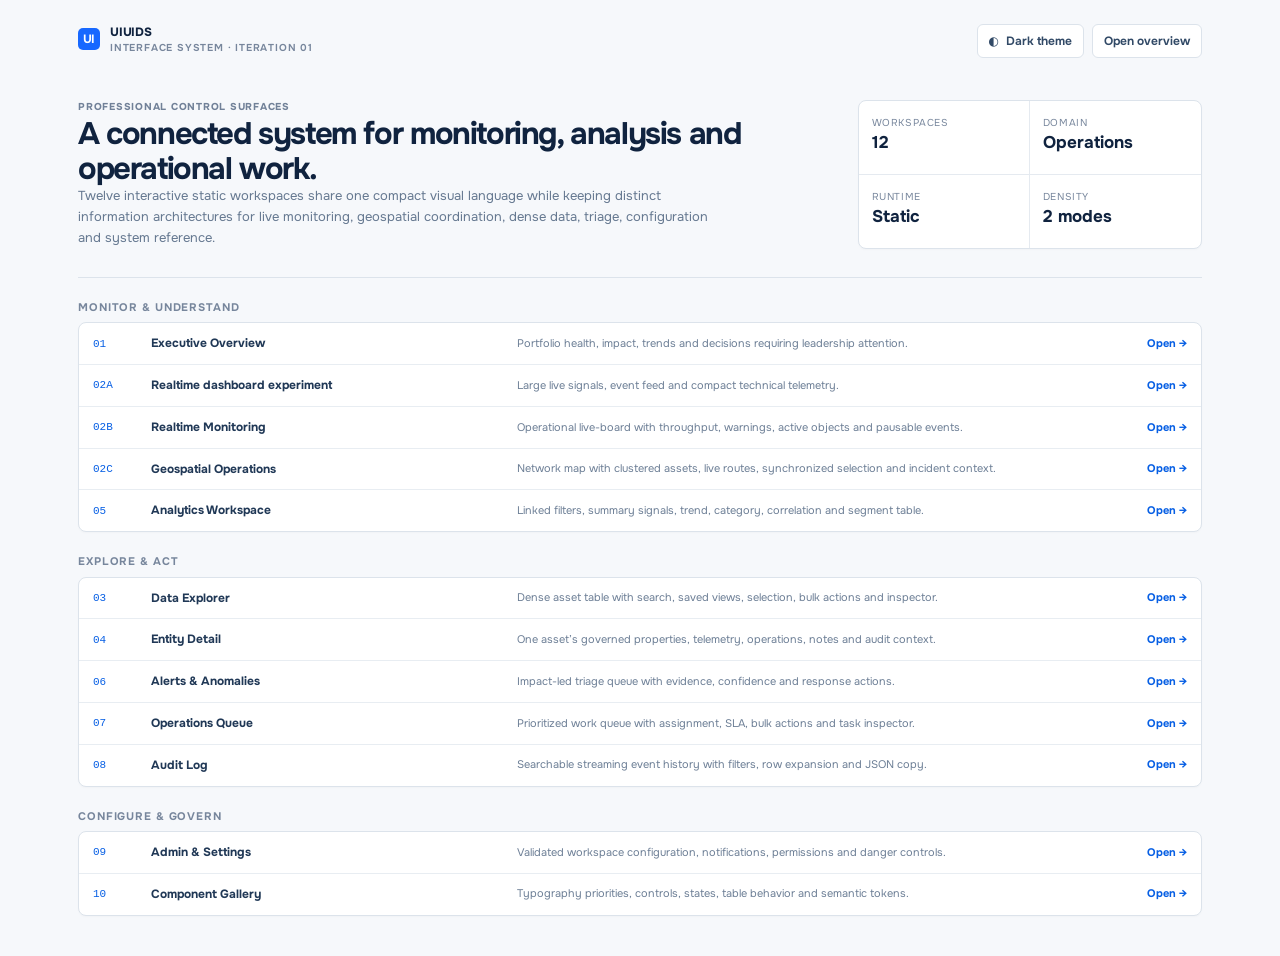
<file: index.html>
<!doctype html>
<html lang="en">
<head>
  <meta charset="utf-8">
  <meta name="viewport" content="width=device-width,initial-scale=1">
  <title>UIUIDS · Interface System</title>
  <script>document.documentElement.dataset.theme=localStorage.getItem('uitheme')||'light';</script>
  <link rel="stylesheet" href="assets/css/tokens.css">
  <link rel="stylesheet" href="assets/css/base.css">
  <link rel="stylesheet" href="assets/css/experimental-realtime.css">
  <link rel="stylesheet" href="assets/css/experimental-typography.css">
  <link rel="stylesheet" href="assets/css/workspace-pages.css">
  <link rel="stylesheet" href="assets/css/system-contract.css">
  <script defer src="assets/js/system-contract.js"></script>
</head>
<body class="exp-body workspace-body">
  <main class="catalog-main">
    <header class="catalog-header">
      <div class="catalog-brand"><b class="catalog-brand-mark">UI</b><span>UIUIDS<small>Interface system · iteration 01</small></span></div>
      <div class="catalog-header-actions"><button class="ws-btn" type="button" data-theme-toggle aria-pressed="false"><span data-theme-icon aria-hidden="true">◐</span><span data-theme-label>Dark theme</span></button><a class="ws-btn ws-btn-primary" href="pages/overview.html">Open overview</a></div>
    </header>
    <section class="ws-catalog-intro">
      <div><div class="ws-eyebrow">Professional control surfaces</div><h1>A connected system for monitoring, analysis and operational work.</h1><p>Twelve interactive static workspaces share one compact visual language while keeping distinct information architectures for live monitoring, geospatial coordination, dense data, triage, configuration and system reference.</p></div>
      <div class="ws-catalog-facts"><div class="ws-catalog-fact"><span>Workspaces</span><b>12</b></div><div class="ws-catalog-fact"><span>Domain</span><b>Operations</b></div><div class="ws-catalog-fact"><span>Runtime</span><b>Static</b></div><div class="ws-catalog-fact"><span>Density</span><b>2 modes</b></div></div>
    </section>
    <section class="ws-catalog-group"><h2>Monitor &amp; understand</h2><div class="ws-catalog-list">
      <a class="ws-catalog-row" href="pages/overview.html"><span class="ws-catalog-index">01</span><strong>Executive Overview</strong><p>Portfolio health, impact, trends and decisions requiring leadership attention.</p><em>Open →</em></a>
      <a class="ws-catalog-row" href="pages/experimental-realtime.html"><span class="ws-catalog-index">02A</span><strong>Realtime dashboard experiment</strong><p>Large live signals, event feed and compact technical telemetry.</p><em>Open →</em></a>
      <a class="ws-catalog-row" href="pages/monitoring.html"><span class="ws-catalog-index">02B</span><strong>Realtime Monitoring</strong><p>Operational live-board with throughput, warnings, active objects and pausable events.</p><em>Open →</em></a>
      <a class="ws-catalog-row" href="pages/geospatial.html"><span class="ws-catalog-index">02C</span><strong>Geospatial Operations</strong><p>Network map with clustered assets, live routes, synchronized selection and incident context.</p><em>Open →</em></a>
      <a class="ws-catalog-row" href="pages/analytics.html"><span class="ws-catalog-index">05</span><strong>Analytics Workspace</strong><p>Linked filters, summary signals, trend, category, correlation and segment table.</p><em>Open →</em></a>
    </div></section>
    <section class="ws-catalog-group"><h2>Explore &amp; act</h2><div class="ws-catalog-list">
      <a class="ws-catalog-row" href="pages/data-explorer.html"><span class="ws-catalog-index">03</span><strong>Data Explorer</strong><p>Dense asset table with search, saved views, selection, bulk actions and inspector.</p><em>Open →</em></a>
      <a class="ws-catalog-row" href="pages/entity-detail.html"><span class="ws-catalog-index">04</span><strong>Entity Detail</strong><p>One asset’s governed properties, telemetry, operations, notes and audit context.</p><em>Open →</em></a>
      <a class="ws-catalog-row" href="pages/alerts.html"><span class="ws-catalog-index">06</span><strong>Alerts &amp; Anomalies</strong><p>Impact-led triage queue with evidence, confidence and response actions.</p><em>Open →</em></a>
      <a class="ws-catalog-row" href="pages/operations.html"><span class="ws-catalog-index">07</span><strong>Operations Queue</strong><p>Prioritized work queue with assignment, SLA, bulk actions and task inspector.</p><em>Open →</em></a>
      <a class="ws-catalog-row" href="pages/audit-log.html"><span class="ws-catalog-index">08</span><strong>Audit Log</strong><p>Searchable streaming event history with filters, row expansion and JSON copy.</p><em>Open →</em></a>
    </div></section>
    <section class="ws-catalog-group"><h2>Configure &amp; govern</h2><div class="ws-catalog-list">
      <a class="ws-catalog-row" href="pages/settings.html"><span class="ws-catalog-index">09</span><strong>Admin &amp; Settings</strong><p>Validated workspace configuration, notifications, permissions and danger controls.</p><em>Open →</em></a>
      <a class="ws-catalog-row" href="pages/components.html"><span class="ws-catalog-index">10</span><strong>Component Gallery</strong><p>Typography priorities, controls, states, table behavior and semantic tokens.</p><em>Open →</em></a>
    </div></section>
  </main>
</body>
</html>
</file>
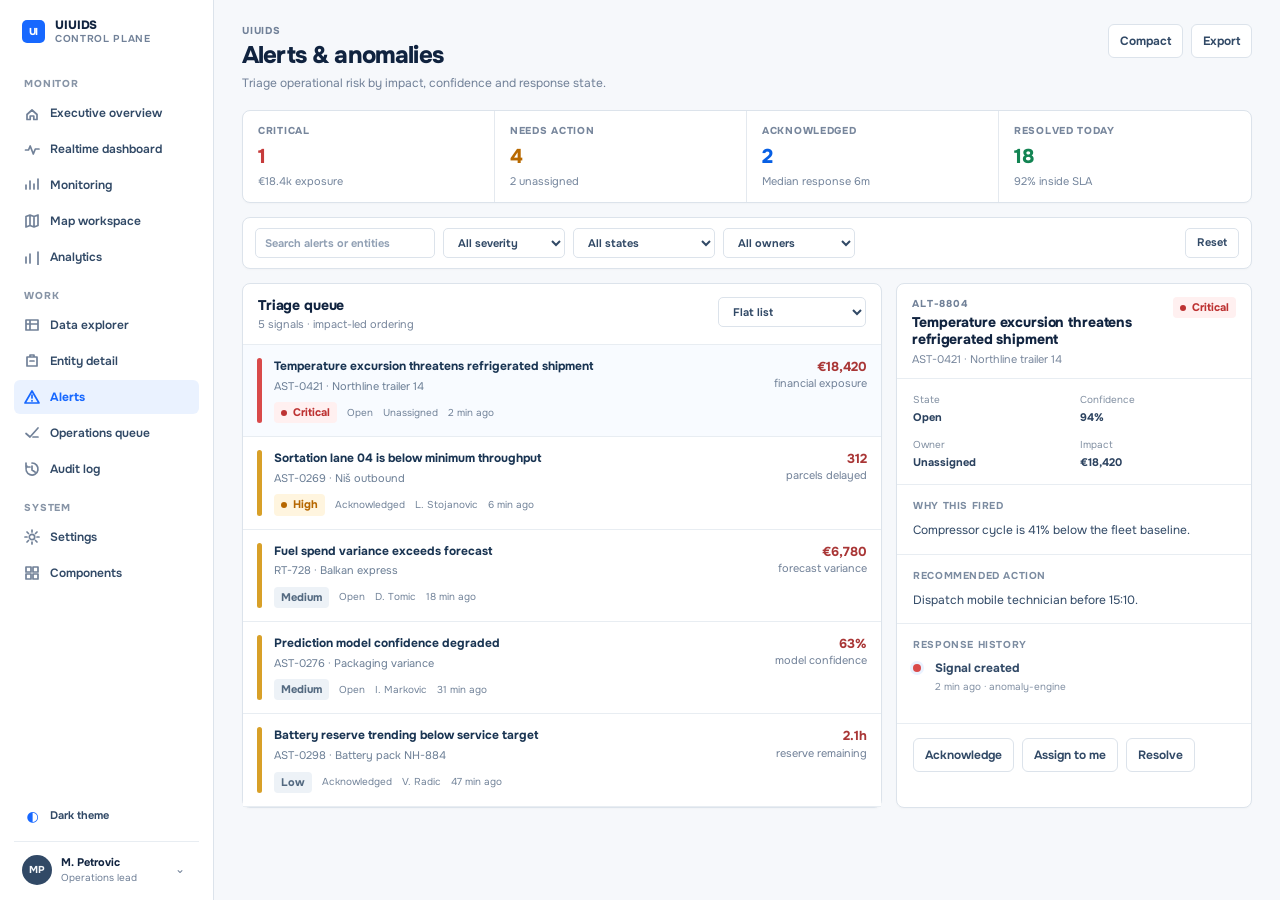
<file: pages/alerts.html>
<!doctype html><html lang="en" data-workspace-page="alerts"><head><meta charset="utf-8"><meta name="viewport" content="width=device-width,initial-scale=1"><title>Alerts &amp; Anomalies · Ops Intelligence</title><link rel="stylesheet" href="../assets/css/tokens.css"><link rel="stylesheet" href="../assets/css/base.css"><link rel="stylesheet" href="../assets/css/experimental-realtime.css"><link rel="stylesheet" href="../assets/css/experimental-typography.css"><link rel="stylesheet" href="../assets/css/workspace-pages.css"><link rel="stylesheet" href="../assets/css/system-contract.css"></head><body class="exp-body workspace-body"><div id="workspace-root"></div><script src="../assets/js/mock-data.js"></script><script src="../assets/js/system-contract.js"></script><script src="../assets/js/workspace-pages.js"></script></body></html>
</file>
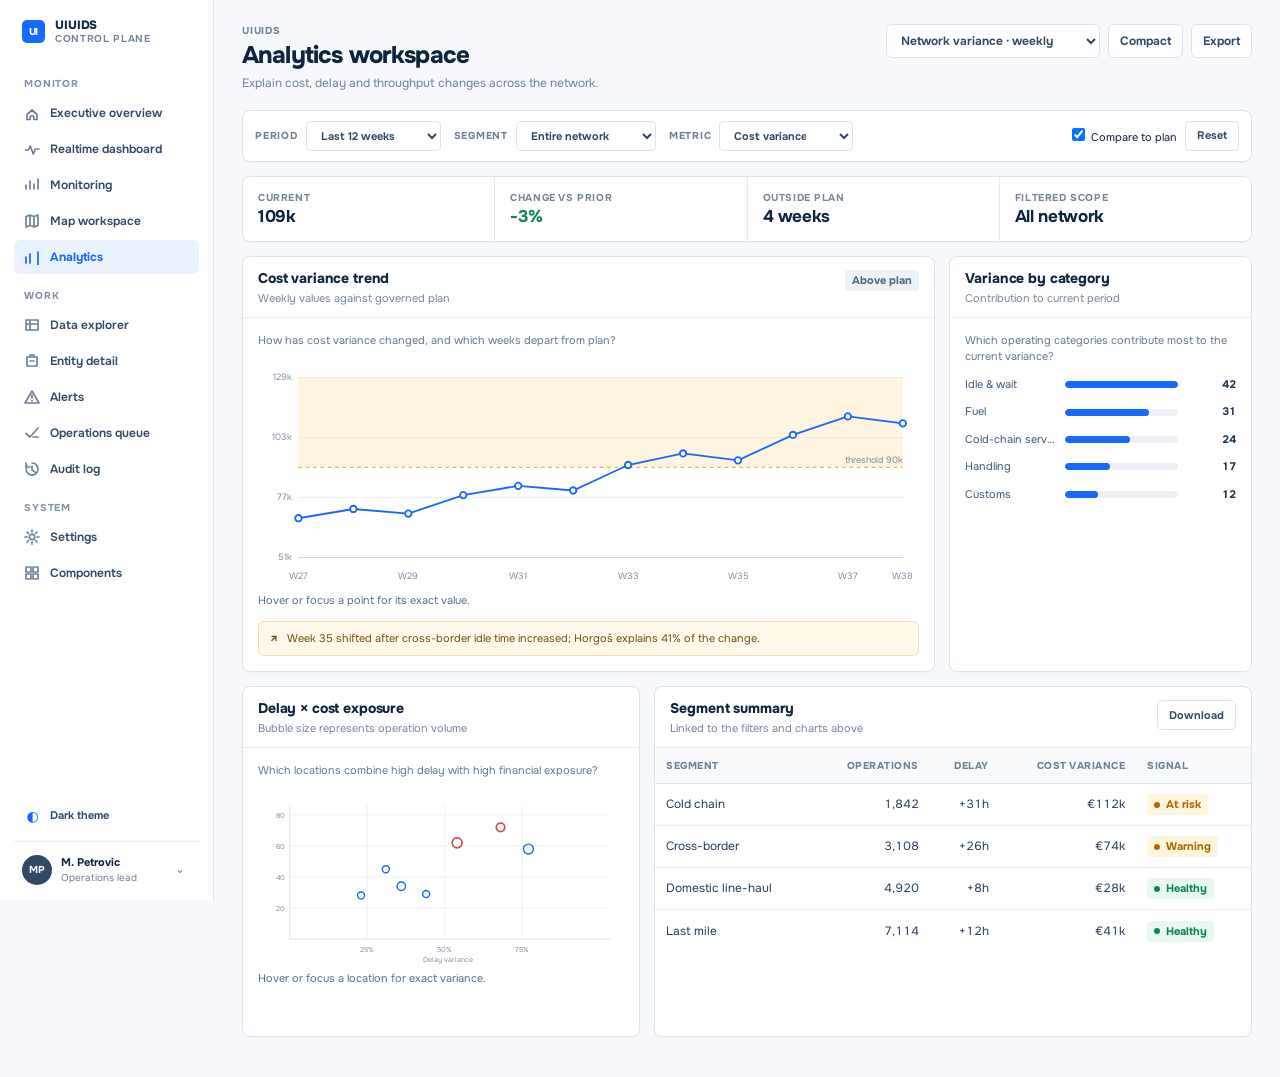
<file: pages/analytics.html>
<!doctype html><html lang="en" data-workspace-page="analytics"><head><meta charset="utf-8"><meta name="viewport" content="width=device-width,initial-scale=1"><title>Analytics Workspace · Ops Intelligence</title><link rel="stylesheet" href="../assets/css/tokens.css"><link rel="stylesheet" href="../assets/css/base.css"><link rel="stylesheet" href="../assets/css/experimental-realtime.css"><link rel="stylesheet" href="../assets/css/experimental-typography.css"><link rel="stylesheet" href="../assets/css/workspace-pages.css"><link rel="stylesheet" href="../assets/css/system-contract.css"></head><body class="exp-body workspace-body"><div id="workspace-root"></div><script src="../assets/js/mock-data.js"></script><script src="../assets/js/system-contract.js"></script><script src="../assets/js/workspace-pages.js"></script></body></html>
</file>
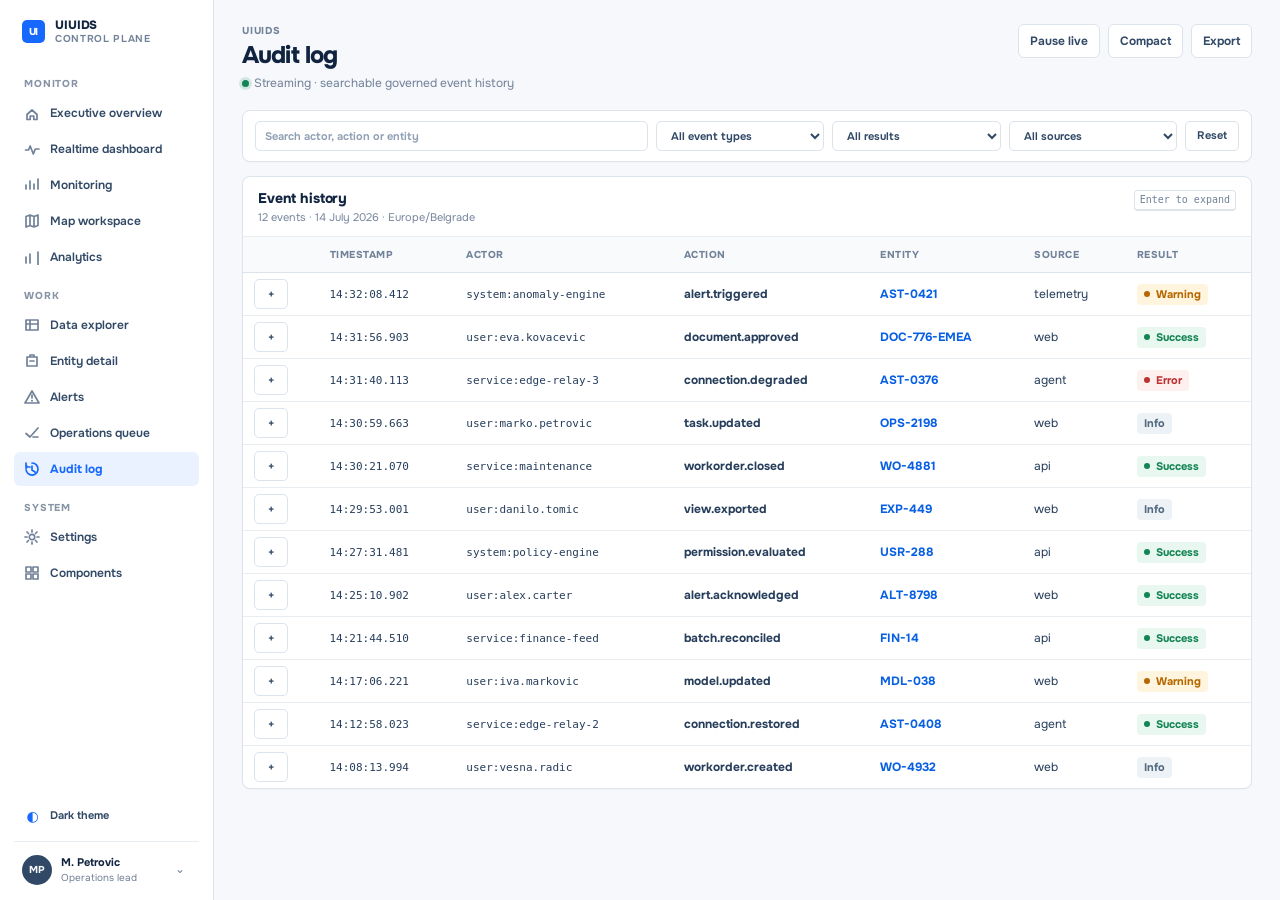
<file: pages/audit-log.html>
<!doctype html><html lang="en" data-workspace-page="audit"><head><meta charset="utf-8"><meta name="viewport" content="width=device-width,initial-scale=1"><title>Audit Log · Ops Intelligence</title><link rel="stylesheet" href="../assets/css/tokens.css"><link rel="stylesheet" href="../assets/css/base.css"><link rel="stylesheet" href="../assets/css/experimental-realtime.css"><link rel="stylesheet" href="../assets/css/experimental-typography.css"><link rel="stylesheet" href="../assets/css/workspace-pages.css"><link rel="stylesheet" href="../assets/css/system-contract.css"></head><body class="exp-body workspace-body"><div id="workspace-root"></div><script src="../assets/js/mock-data.js"></script><script src="../assets/js/system-contract.js"></script><script src="../assets/js/workspace-pages.js"></script></body></html>
</file>
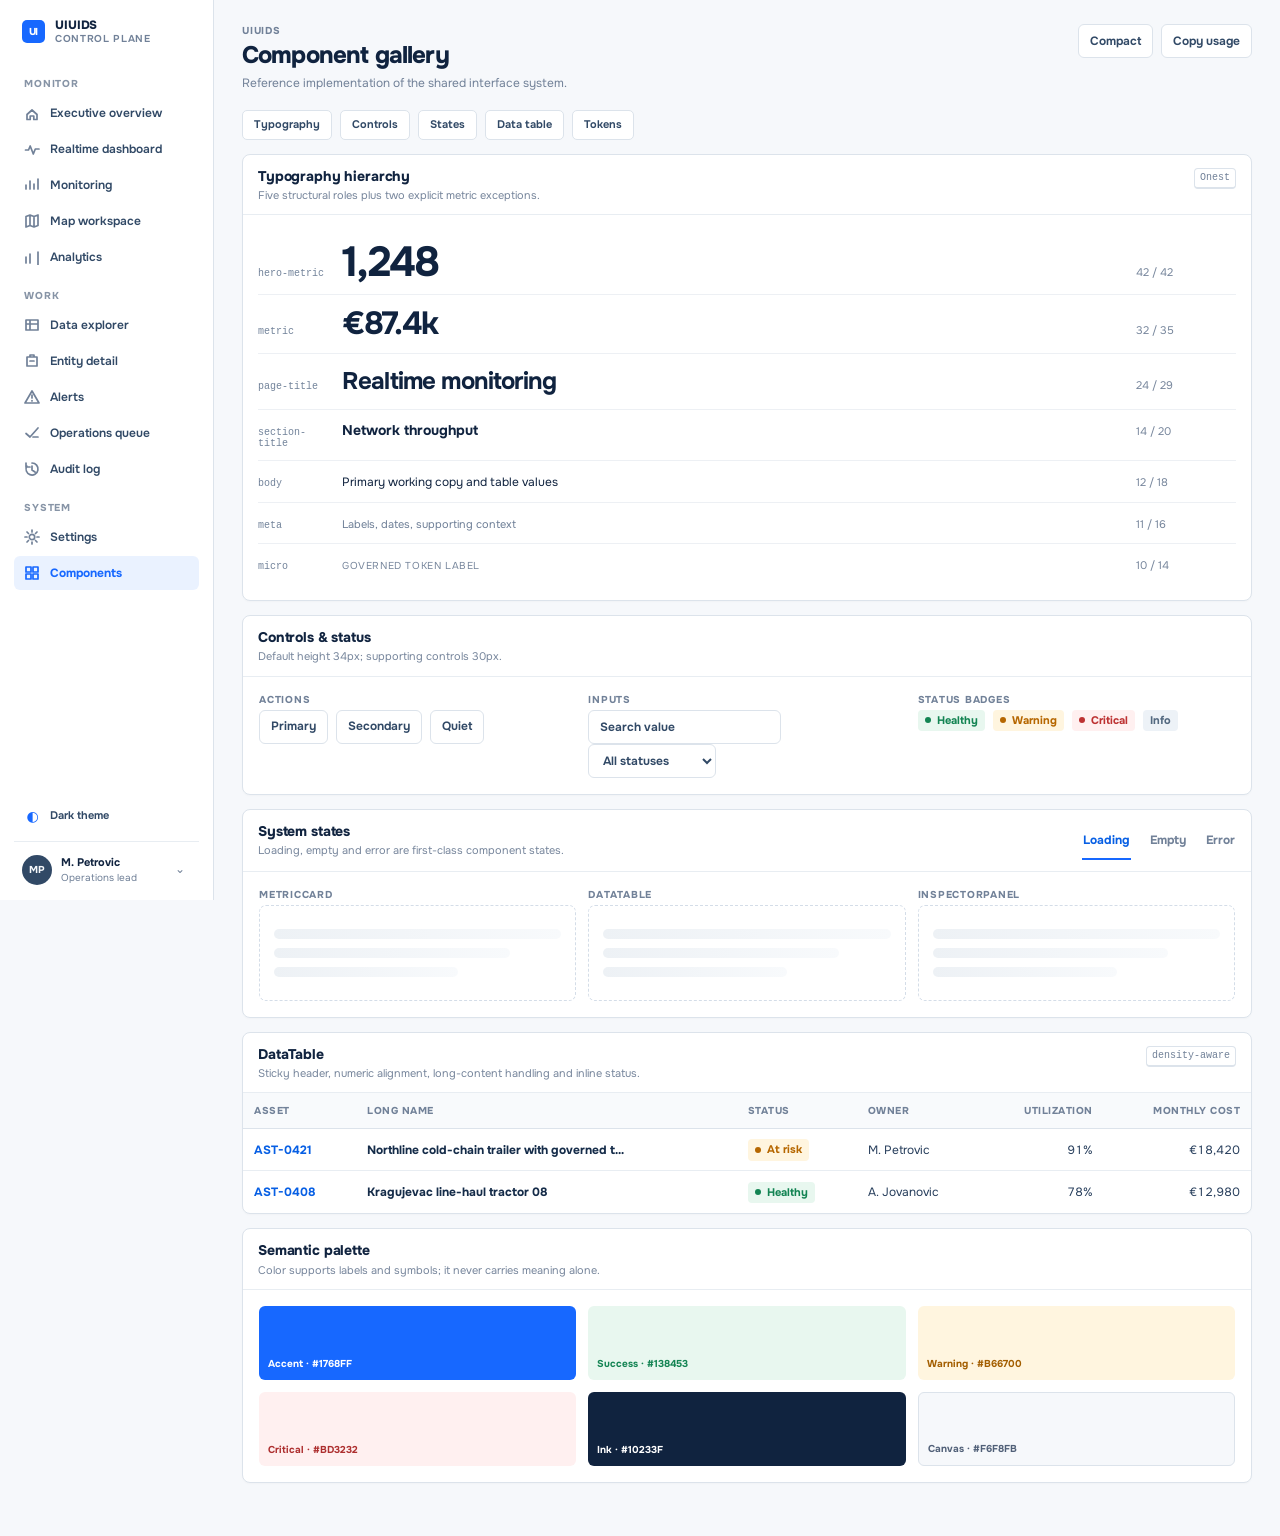
<file: pages/components.html>
<!doctype html><html lang="en" data-workspace-page="components"><head><meta charset="utf-8"><meta name="viewport" content="width=device-width,initial-scale=1"><title>Component Gallery · Ops Intelligence</title><link rel="stylesheet" href="../assets/css/tokens.css"><link rel="stylesheet" href="../assets/css/base.css"><link rel="stylesheet" href="../assets/css/experimental-realtime.css"><link rel="stylesheet" href="../assets/css/experimental-typography.css"><link rel="stylesheet" href="../assets/css/workspace-pages.css"><link rel="stylesheet" href="../assets/css/system-contract.css"></head><body class="exp-body workspace-body"><div id="workspace-root"></div><script src="../assets/js/mock-data.js"></script><script src="../assets/js/system-contract.js"></script><script src="../assets/js/workspace-pages.js"></script></body></html>
</file>
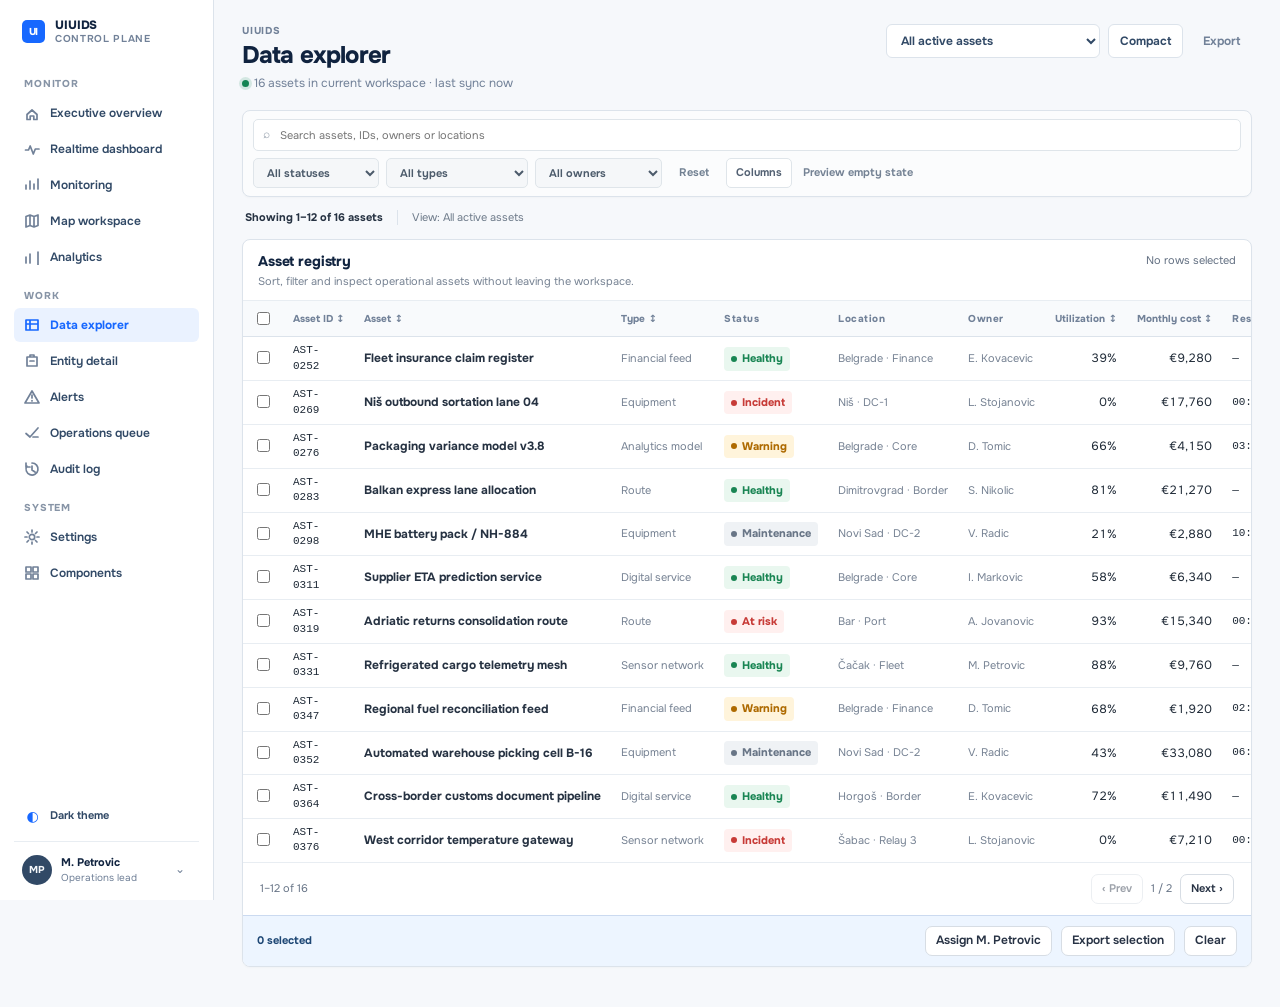
<file: pages/data-explorer.html>
<!doctype html>
<html lang="en" data-page="explorer">
<head>
 <meta charset="utf-8">
 <meta name="viewport" content="width=device-width,initial-scale=1">
 <title>Data explorer · Ops Intelligence</title>
 <link rel="stylesheet" href="../assets/css/tokens.css">
 <link rel="stylesheet" href="../assets/css/base.css">
 <link rel="stylesheet" href="../assets/css/experimental-realtime.css">
 <link rel="stylesheet" href="../assets/css/experimental-typography.css">
 <link rel="stylesheet" href="../assets/css/data-explorer-style.css">
 <link rel="stylesheet" href="../assets/css/system-contract.css">
 <script defer src="../assets/js/system-contract.js"></script>
 <script src="../assets/js/mock-data.js"></script>
 <script defer src="../assets/js/data-explorer-style.js"></script>
</head>
<body class="exp-body explorer-body">
 <ops-shell page="data" title="Data explorer">
  <span slot="subtitle"><span class="live-dot"></span><span id="explorer-scope">16 assets · last sync now</span></span>
  <div slot="actions"><label class="sr-only" for="saved-view">Saved view</label><select id="saved-view"><option value="all">All active assets</option><option value="risk">Saved view: At-risk assets</option><option value="finance">Finance watchlist</option></select><button class="exp-button" id="explorer-density">Compact</button><button class="exp-button ui-button-quiet" id="explorer-export">Export</button></div>

   <section class="explorer-command" aria-label="Explorer filters">
    <div class="explorer-search"><label class="sr-only" for="explorer-search">Search assets, IDs, owners or locations</label><span>⌕</span><input id="explorer-search" type="search" placeholder="Search assets, IDs, owners or locations"></div>
    <label><span class="sr-only">Status</span><select id="explorer-status"><option value="">All statuses</option><option>Healthy</option><option>Warning</option><option>Incident</option><option>At risk</option><option>Maintenance</option></select></label>
    <label><span class="sr-only">Type</span><select id="explorer-type"><option value="">All types</option></select></label>
    <label><span class="sr-only">Owner</span><select id="explorer-owner"><option value="">All owners</option></select></label>
    <button class="exp-button" id="explorer-reset">Reset</button>
    <div class="explorer-command-actions"><div class="explorer-columns-wrap"><button class="exp-button" id="explorer-columns" aria-controls="column-menu" aria-expanded="false">Columns</button><div class="exp-popover explorer-columns-menu" id="column-menu" hidden><label><input type="checkbox" data-column-toggle="owner" checked> Owner</label><label><input type="checkbox" data-column-toggle="updated" checked> Updated</label></div></div><button class="explorer-text-button" id="explorer-empty">Preview empty state</button></div>
   </section>

   <div class="explorer-summary-line"><span id="explorer-count">Showing 1–12 of 16 assets</span><span id="explorer-view-label">View: All active assets</span><div class="explorer-chips" id="explorer-chips" aria-label="Active filters"></div></div>

   <section class="explorer-workspace" aria-label="Asset table workspace">
    <div class="explorer-workspace-head"><div><h2>Asset registry</h2><p>Sort, filter and inspect operational assets without leaving the workspace.</p></div><span id="explorer-selected-summary">No rows selected</span></div>
    <div class="explorer-table-wrap">
     <table class="explorer-table" id="explorer-table">
      <thead><tr>
       <th><input id="explorer-select-all" type="checkbox" aria-label="Select visible rows"></th>
       <th><button data-sort="id">Asset ID <span>↕</span></button></th>
       <th><button data-sort="name">Asset <span>↕</span></button></th>
       <th><button data-sort="type">Type <span>↕</span></button></th>
       <th>Status</th>
       <th>Location</th>
       <th data-column="owner">Owner</th>
       <th class="numeric"><button data-sort="util">Utilization <span>↕</span></button></th>
       <th class="numeric"><button data-sort="cost">Monthly cost <span>↕</span></button></th>
       <th>Response SLA</th>
       <th data-column="updated"><button data-sort="updated">Updated <span>↕</span></button></th>
       <th><span class="sr-only">Actions</span></th>
      </tr></thead>
      <tbody id="explorer-body"></tbody>
     </table>
    </div>
    <footer class="explorer-footer"><span id="explorer-pagination-label">1–12 of 16</span><div class="explorer-pagination"><button class="exp-button" id="explorer-prev">‹ Prev</button><span id="explorer-page">1 / 2</span><button class="exp-button" id="explorer-next">Next ›</button></div></footer>
    <div class="explorer-bulk" id="explorer-bulk" hidden><strong id="explorer-bulk-count">0 selected</strong><button class="exp-button" data-bulk="assign">Assign M. Petrovic</button><button class="exp-button" data-bulk="export">Export selection</button><button class="exp-button" data-bulk="clear">Clear</button></div>
   </section>
 </ops-shell>
 <div class="explorer-backdrop" id="explorer-backdrop"></div>
 <aside class="explorer-inspector" id="explorer-inspector" aria-labelledby="inspector-title" hidden>
  <div class="explorer-inspector-head"><div><p class="exp-eyebrow">Asset inspector</p><h2 id="inspector-title">Asset detail</h2></div><button class="exp-icon-button" id="inspector-close" aria-label="Close inspector">×</button></div>
  <div id="inspector-content"></div>
 </aside>
 <div class="exp-toast" id="explorer-toast" role="status"></div>
</body>
</html>
</file>
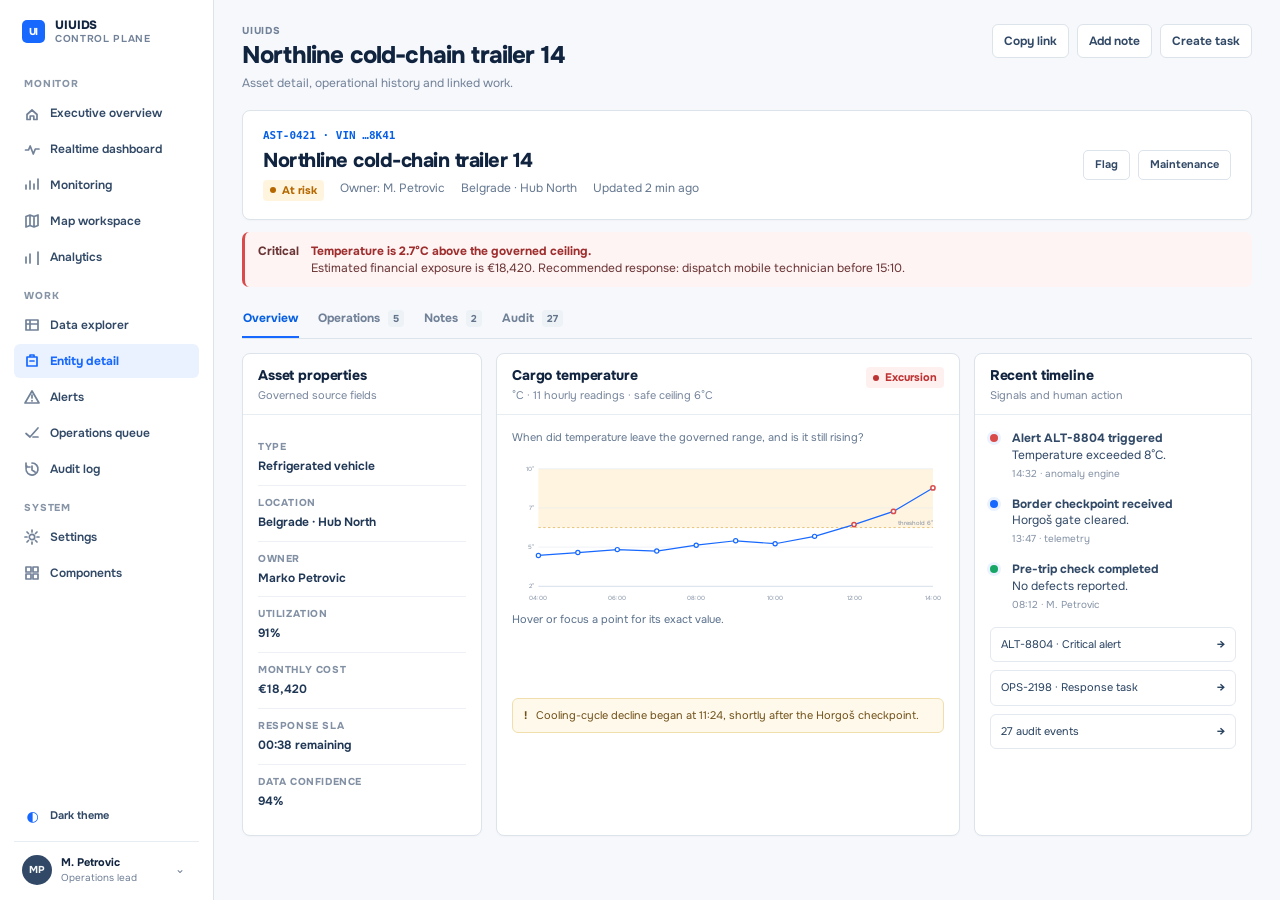
<file: pages/entity-detail.html>
<!doctype html><html lang="en" data-workspace-page="entity"><head><meta charset="utf-8"><meta name="viewport" content="width=device-width,initial-scale=1"><title>Entity Detail · Ops Intelligence</title><link rel="stylesheet" href="../assets/css/tokens.css"><link rel="stylesheet" href="../assets/css/base.css"><link rel="stylesheet" href="../assets/css/experimental-realtime.css"><link rel="stylesheet" href="../assets/css/experimental-typography.css"><link rel="stylesheet" href="../assets/css/workspace-pages.css"><link rel="stylesheet" href="../assets/css/system-contract.css"></head><body class="exp-body workspace-body"><div id="workspace-root"></div><script src="../assets/js/mock-data.js"></script><script src="../assets/js/system-contract.js"></script><script src="../assets/js/workspace-pages.js"></script></body></html>
</file>
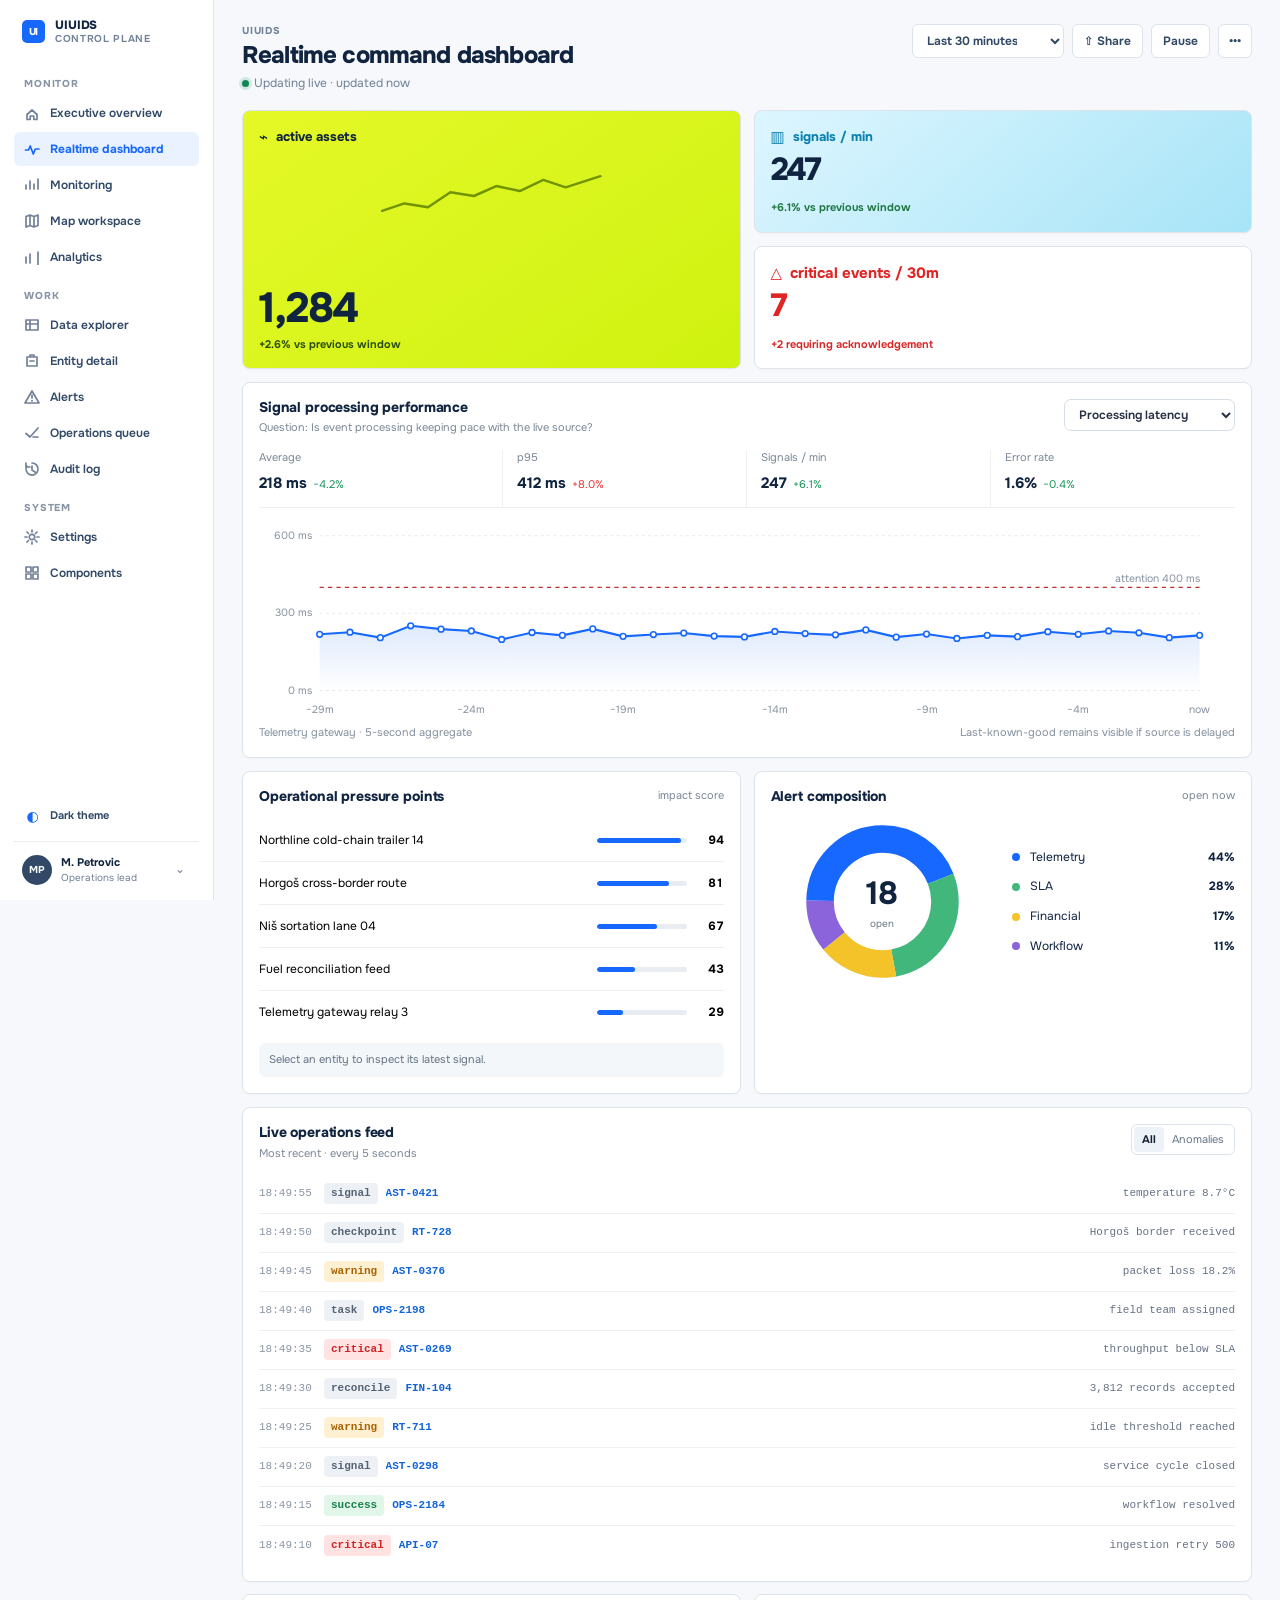
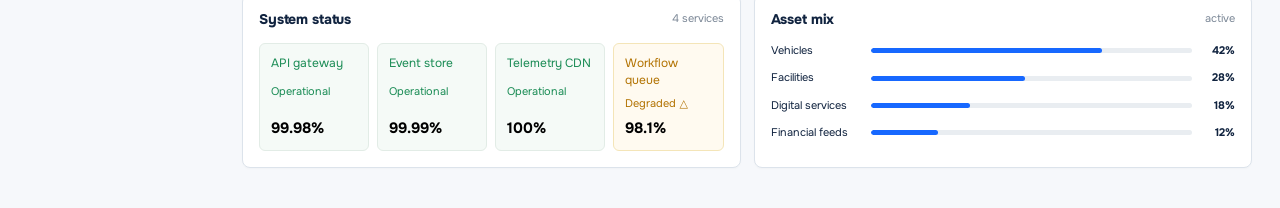
<file: pages/experimental-realtime.html>
<!doctype html>
<html lang="en" data-page="experimental-realtime">
<head>
 <meta charset="utf-8">
 <meta name="viewport" content="width=device-width,initial-scale=1">
 <title>Experimental realtime · Ops Intelligence</title>
 <link rel="preconnect" href="https://fonts.googleapis.com">
 <link rel="preconnect" href="https://fonts.gstatic.com" crossorigin>
 <link href="https://fonts.googleapis.com/css2?family=Onest:wght@400;500;600;700;800&display=swap" rel="stylesheet">
 <link rel="stylesheet" href="../assets/css/tokens.css">
 <link rel="stylesheet" href="../assets/css/base.css">
 <link rel="stylesheet" href="../assets/css/experimental-realtime.css">
 <link rel="stylesheet" href="../assets/css/experimental-typography.css">
 <link rel="stylesheet" href="../assets/css/experimental-event-feed.css">
 <link rel="stylesheet" href="../assets/css/system-contract.css">
 <script defer src="../assets/js/system-contract.js"></script>
 <script defer src="../assets/js/experimental-realtime.js"></script>
</head>
<body class="exp-body">
 <ops-shell page="realtime" title="Realtime command dashboard">
  <span slot="subtitle"><span class="live-dot"></span><span id="source-state">Updating live</span> · <span id="last-updated">updated now</span></span>
  <div slot="actions">
     <label class="sr-only" for="range-select">Time range</label>
     <select id="range-select"><option value="30m">Last 30 minutes</option><option value="1h">Last hour</option><option value="4h">Last 4 hours</option></select>
     <button class="exp-button" id="share-view">⇧ Share</button>
     <button class="exp-button" id="pause-stream">Pause</button>
     <div class="exp-menu-wrap"><button class="exp-icon-button" id="more-actions" aria-expanded="false" aria-controls="more-menu">•••<span class="sr-only">More actions</span></button><div class="exp-popover" id="more-menu" hidden><button data-stream="refresh">Refresh snapshot</button><button data-stream="delayed">Simulate delayed source</button><button data-stream="offline">Simulate offline source</button></div></div>
  </div>

   <section class="exp-dashboard" aria-label="Realtime operations dashboard">
    <article class="exp-card exp-active">
     <div class="exp-card-title"><span>⌁</span> active assets</div>
     <svg class="exp-spark" viewBox="0 0 180 50" role="img" aria-label="Active asset count is stable"><path d="M2 37L20 31L39 34L57 22L76 25L94 17L113 21L132 12L150 18L178 9"/></svg>
     <div class="exp-big-number" id="active-assets">1,284</div>
     <div class="exp-delta positive">+2.6% vs previous window</div>
    </article>

    <article class="exp-card exp-signals">
     <div class="exp-card-title"><span>▥</span> signals / min</div>
     <div class="exp-mid-number" id="signals-minute">247</div>
     <div class="exp-delta positive">+6.1% vs previous window</div>
    </article>

    <article class="exp-card exp-errors" id="errors-card">
     <div class="exp-card-title"><span>△</span><span id="critical-window-label">critical events / 30m</span></div>
     <div class="exp-mid-number" id="critical-events">7</div>
     <div class="exp-delta negative">+2 requiring acknowledgement</div>
    </article>

    <article class="exp-card exp-pressure">
     <div class="exp-card-head"><h2>Operational pressure points</h2><span>impact score</span></div>
     <ol class="exp-ranking" id="pressure-list">
      <li><button data-entity="AST-0421"><span>Northline cold-chain trailer 14</span><i><b style="--value:94%"></b></i><strong>94</strong></button></li>
      <li><button data-entity="RT-728"><span>Horgoš cross-border route</span><i><b style="--value:81%"></b></i><strong>81</strong></button></li>
      <li><button data-entity="AST-0269"><span>Niš sortation lane 04</span><i><b style="--value:67%"></b></i><strong>67</strong></button></li>
      <li><button data-entity="FIN-104"><span>Fuel reconciliation feed</span><i><b style="--value:43%"></b></i><strong>43</strong></button></li>
      <li><button data-entity="AST-0376"><span>Telemetry gateway relay 3</span><i><b style="--value:29%"></b></i><strong>29</strong></button></li>
     </ol>
     <div class="exp-selection" id="entity-selection">Select an entity to inspect its latest signal.</div>
    </article>

    <article class="exp-card exp-composition">
     <div class="exp-card-head"><h2>Alert composition</h2><span>open now</span></div>
     <div class="exp-donut-layout">
      <div class="exp-donut" role="img" aria-label="Alert composition: telemetry 44 percent, SLA 28 percent, financial 17 percent, workflow 11 percent"><svg viewBox="0 0 42 42"><circle class="donut-base" cx="21" cy="21" r="15.9"/><circle class="donut-segment telemetry" cx="21" cy="21" r="15.9" stroke-dasharray="44 56" stroke-dashoffset="25"/><circle class="donut-segment sla" cx="21" cy="21" r="15.9" stroke-dasharray="28 72" stroke-dashoffset="81"/><circle class="donut-segment finance" cx="21" cy="21" r="15.9" stroke-dasharray="17 83" stroke-dashoffset="53"/><circle class="donut-segment workflow" cx="21" cy="21" r="15.9" stroke-dasharray="11 89" stroke-dashoffset="36"/></svg><span><b>18</b><small>open</small></span></div>
      <ul class="exp-legend"><li><i class="telemetry"></i><span>Telemetry</span><b>44%</b></li><li><i class="sla"></i><span>SLA</span><b>28%</b></li><li><i class="finance"></i><span>Financial</span><b>17%</b></li><li><i class="workflow"></i><span>Workflow</span><b>11%</b></li></ul>
     </div>
    </article>

    <article class="exp-card exp-events">
     <div class="exp-card-head"><div><h2>Live operations feed</h2><p>Most recent · every 5 seconds</p></div><div class="exp-segmented" role="group" aria-label="Event filter"><button class="active" data-event-filter="all" aria-pressed="true">All</button><button data-event-filter="anomaly" aria-pressed="false">Anomalies</button></div></div>
     <div class="exp-event-list" id="event-list" aria-live="polite"></div>
    </article>

    <article class="exp-card exp-performance">
     <div class="exp-card-head"><div><h2>Signal processing performance</h2><p>Question: Is event processing keeping pace with the live source?</p></div><label><span class="sr-only">Performance metric</span><select id="metric-select"><option value="latency">Processing latency</option><option value="queue">Queue depth</option><option value="throughput">Throughput</option></select></label></div>
     <div class="exp-inline-metrics" id="performance-metrics"></div>
     <div class="exp-chart" id="performance-chart"><div class="exp-tooltip" id="chart-tooltip" role="status"></div></div>
     <div class="exp-chart-foot"><span id="chart-source">Telemetry gateway · 5-second aggregate</span><span>Last-known-good remains visible if source is delayed</span></div>
    </article>

    <article class="exp-card exp-status">
     <div class="exp-card-head"><h2>System status</h2><span>4 services</span></div>
     <div class="exp-status-grid"><button data-service="API gateway"><span>API gateway</span><small>Operational</small><b>99.98%</b></button><button data-service="Event store"><span>Event store</span><small>Operational</small><b>99.99%</b></button><button data-service="Telemetry CDN"><span>Telemetry CDN</span><small>Operational</small><b>100%</b></button><button class="degraded" data-service="Workflow queue"><span>Workflow queue</span><small>Degraded △</small><b>98.1%</b></button></div>
    </article>

    <article class="exp-card exp-mix">
     <div class="exp-card-head"><h2>Asset mix</h2><span>active</span></div>
     <ul class="exp-mini-bars"><li><span>Vehicles</span><i><b style="--value:72%"></b></i><strong>42%</strong></li><li><span>Facilities</span><i><b style="--value:48%"></b></i><strong>28%</strong></li><li><span>Digital services</span><i><b style="--value:31%"></b></i><strong>18%</strong></li><li><span>Financial feeds</span><i><b style="--value:21%"></b></i><strong>12%</strong></li></ul>
    </article>
   </section>
 </ops-shell>
 <div class="exp-toast" id="exp-toast" role="status"></div>
</body>
</html>
</file>
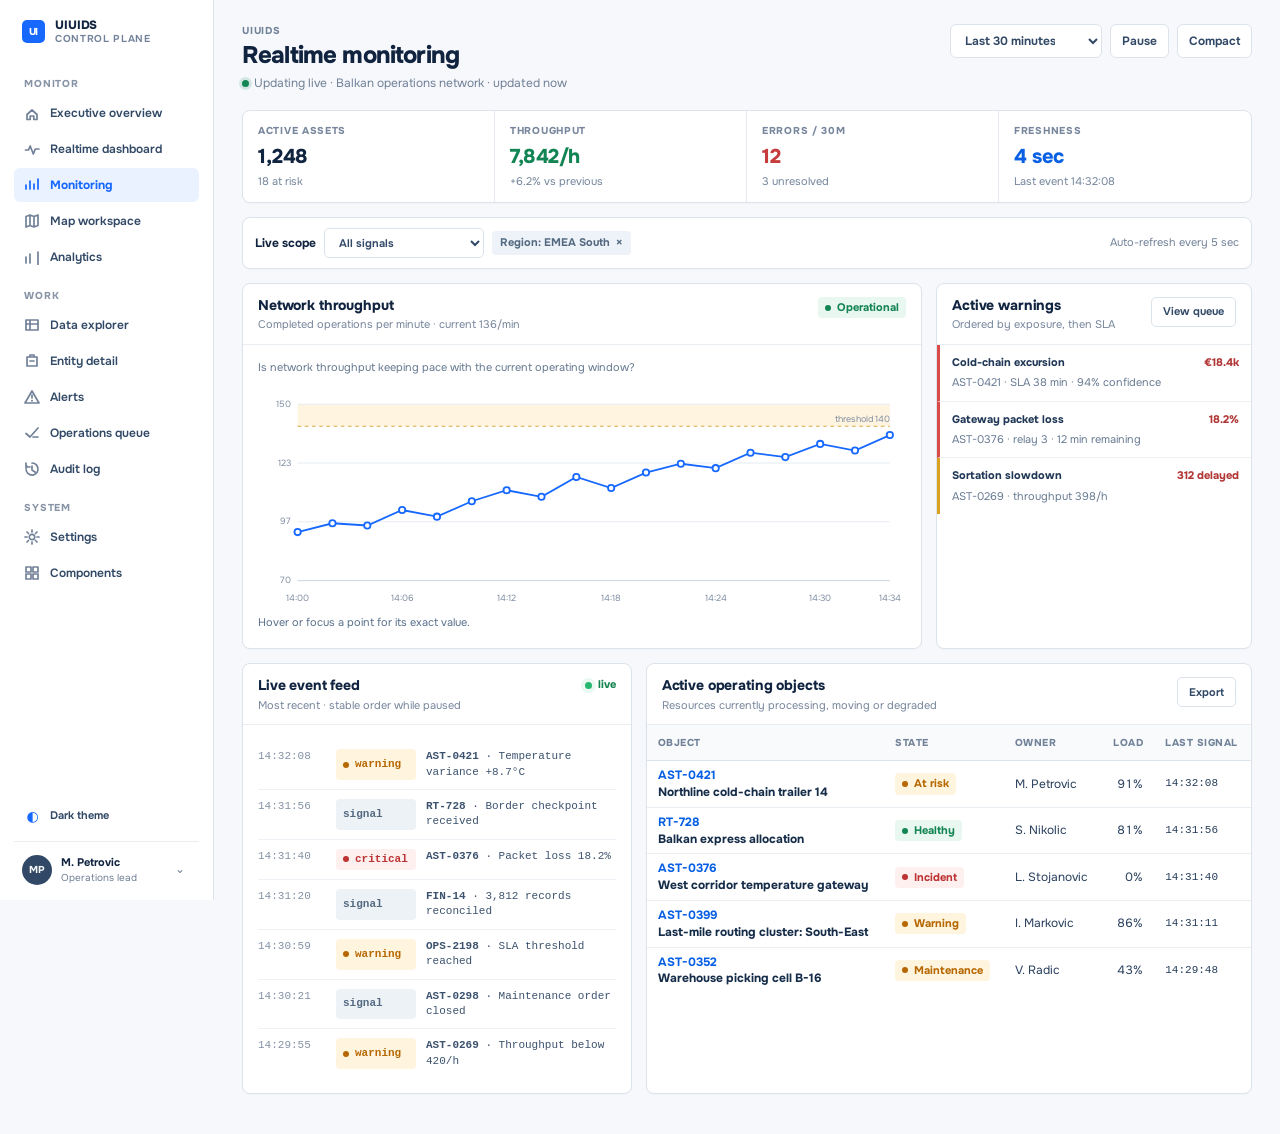
<file: pages/monitoring.html>
<!doctype html><html lang="en" data-workspace-page="monitoring"><head><meta charset="utf-8"><meta name="viewport" content="width=device-width,initial-scale=1"><title>Realtime Monitoring · Ops Intelligence</title><link rel="stylesheet" href="../assets/css/tokens.css"><link rel="stylesheet" href="../assets/css/base.css"><link rel="stylesheet" href="../assets/css/experimental-realtime.css"><link rel="stylesheet" href="../assets/css/experimental-typography.css"><link rel="stylesheet" href="../assets/css/workspace-pages.css"><link rel="stylesheet" href="../assets/css/system-contract.css"></head><body class="exp-body workspace-body"><div id="workspace-root"></div><script src="../assets/js/mock-data.js"></script><script src="../assets/js/system-contract.js"></script><script src="../assets/js/workspace-pages.js"></script></body></html>
</file>
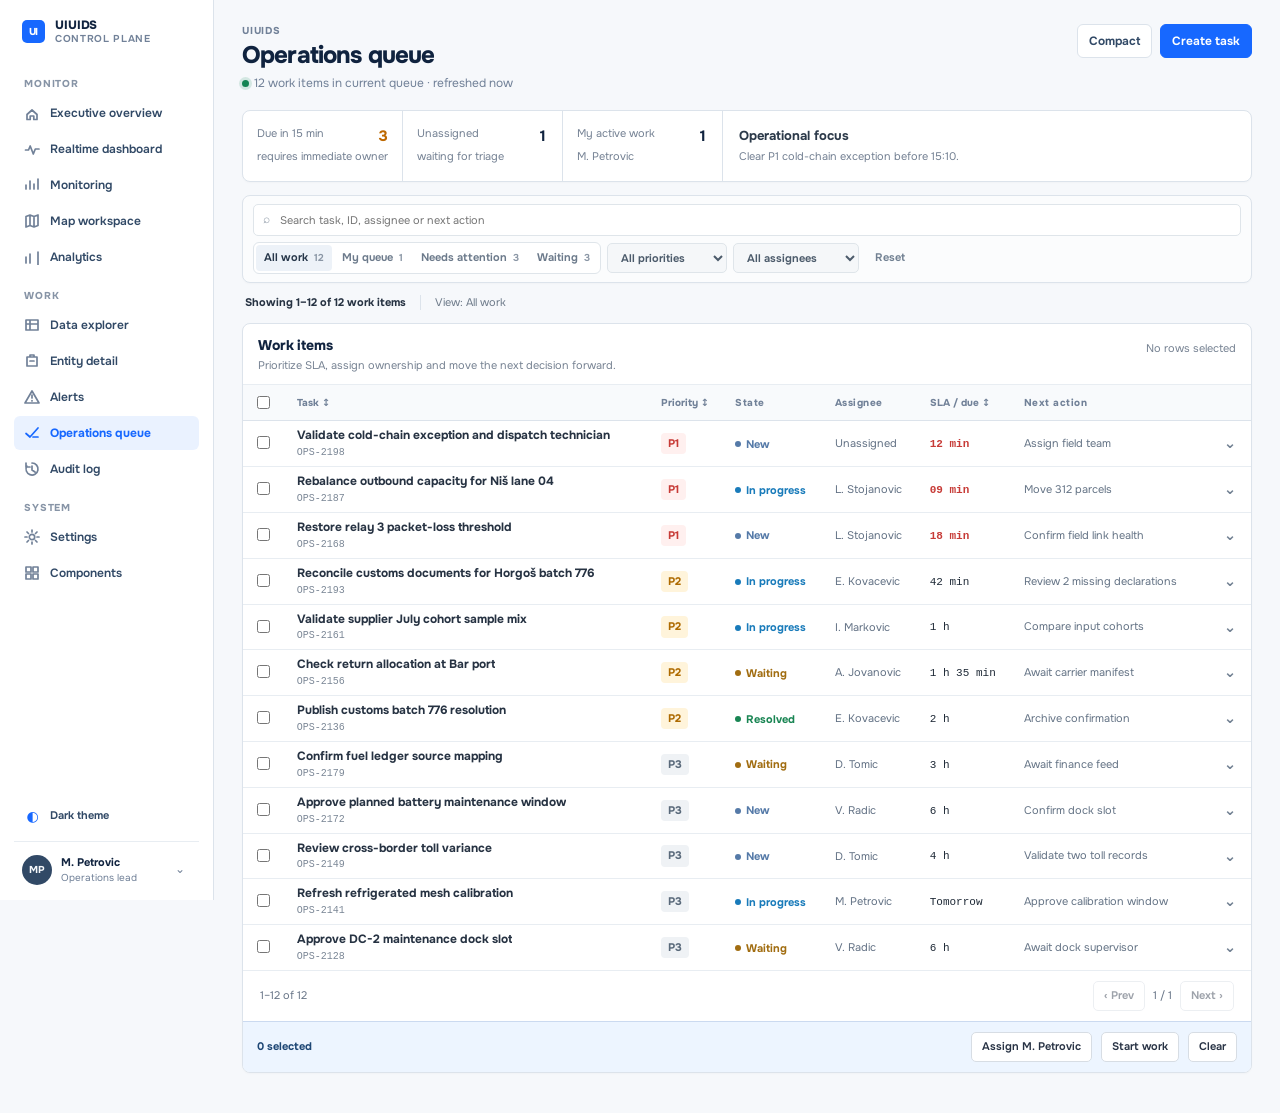
<file: pages/operations.html>
<!doctype html>
<html lang="en" data-page="operations">
<head>
 <meta charset="utf-8">
 <meta name="viewport" content="width=device-width,initial-scale=1">
 <title>Operations queue · Ops Intelligence</title>
 <link rel="stylesheet" href="../assets/css/tokens.css">
 <link rel="stylesheet" href="../assets/css/base.css">
 <link rel="stylesheet" href="../assets/css/experimental-realtime.css">
 <link rel="stylesheet" href="../assets/css/experimental-typography.css">
 <link rel="stylesheet" href="../assets/css/operations-queue.css">
 <link rel="stylesheet" href="../assets/css/system-contract.css">
 <script defer src="../assets/js/system-contract.js"></script>
 <script src="../assets/js/mock-data.js"></script>
 <script defer src="../assets/js/operations-queue.js"></script>
</head>
<body class="exp-body queue-body">
 <ops-shell page="operations" title="Operations queue">
  <span slot="subtitle"><span class="live-dot"></span><span id="queue-scope">12 active work items · refreshed now</span></span>
  <div slot="actions"><button class="exp-button" id="queue-density">Compact</button><button class="exp-button ui-button-primary" id="queue-create">Create task</button></div>

   <section class="queue-signal-strip" aria-label="Queue health">
    <div><span>Due in 15 min</span><strong id="queue-urgent">2</strong><small>requires immediate owner</small></div>
    <div><span>Unassigned</span><strong id="queue-unassigned">2</strong><small>waiting for triage</small></div>
    <div><span>My active work</span><strong id="queue-mine">3</strong><small>M. Petrovic</small></div>
    <p><b>Operational focus</b><span id="queue-focus">Clear P1 cold-chain exception before 15:10.</span></p>
   </section>

   <section class="queue-command" aria-label="Queue controls">
    <div class="queue-tabs" role="tablist" aria-label="Queue view"><button role="tab" aria-selected="true" data-tab="all">All work <span id="tab-all">12</span></button><button role="tab" aria-selected="false" data-tab="mine">My queue <span id="tab-mine">3</span></button><button role="tab" aria-selected="false" data-tab="attention">Needs attention <span id="tab-attention">2</span></button><button role="tab" aria-selected="false" data-tab="waiting">Waiting <span id="tab-waiting">2</span></button></div>
    <div class="queue-search"><label class="sr-only" for="queue-search">Search tasks, IDs, assignees or next actions</label><span>⌕</span><input id="queue-search" type="search" placeholder="Search task, ID, assignee or next action"></div>
    <label><span class="sr-only">Priority</span><select id="queue-priority"><option value="">All priorities</option><option>P1</option><option>P2</option><option>P3</option></select></label>
    <label><span class="sr-only">Assignee</span><select id="queue-assignee"><option value="">All assignees</option></select></label>
    <button class="exp-button queue-reset" id="queue-reset">Reset</button>
    <button class="queue-text-action" id="queue-empty">Preview empty state</button>
   </section>

   <div class="queue-summary-line"><span id="queue-count">Showing 1–12 of 12 work items</span><span id="queue-view-label">View: All work</span><div class="queue-chips" id="queue-chips" aria-label="Active queue filters"></div></div>

   <section class="queue-workspace" aria-label="Workflow task queue">
    <div class="queue-workspace-head"><div><h2>Work items</h2><p>Prioritize SLA, assign ownership and move the next decision forward.</p></div><span id="queue-selected-summary">No rows selected</span></div>
    <div class="queue-table-wrap"><table class="queue-table"><thead><tr><th><input type="checkbox" id="queue-select-all" aria-label="Select visible tasks"></th><th><button data-sort="id">Task <span>↕</span></button></th><th><button data-sort="priority">Priority <span>↕</span></button></th><th>State</th><th>Assignee</th><th><button data-sort="sla">SLA / due <span>↕</span></button></th><th>Next action</th><th><span class="sr-only">Quick action</span></th></tr></thead><tbody id="queue-body"></tbody></table></div>
    <footer class="queue-footer"><span id="queue-pagination-label">1–12 of 12</span><div class="queue-pagination"><button class="exp-button" id="queue-prev">‹ Prev</button><span id="queue-page">1 / 1</span><button class="exp-button" id="queue-next">Next ›</button></div></footer>
    <div class="queue-bulk" id="queue-bulk" hidden><strong id="queue-bulk-count">0 selected</strong><button class="exp-button" data-bulk="assign">Assign M. Petrovic</button><button class="exp-button" data-bulk="progress">Start work</button><button class="exp-button" data-bulk="clear">Clear</button></div>
   </section>
 </ops-shell>
 <div class="queue-backdrop" id="queue-backdrop"></div>
 <aside class="queue-inspector" id="queue-inspector" aria-labelledby="queue-inspector-title" hidden>
  <div class="queue-inspector-head"><div><p class="exp-eyebrow">Work item inspector</p><h2 id="queue-inspector-title">Task detail</h2></div><button class="exp-icon-button" id="queue-inspector-close" aria-label="Close task inspector">×</button></div>
  <div id="queue-inspector-content"></div>
 </aside>
 <div class="exp-toast" id="queue-toast" role="status"></div>
</body>
</html>
</file>
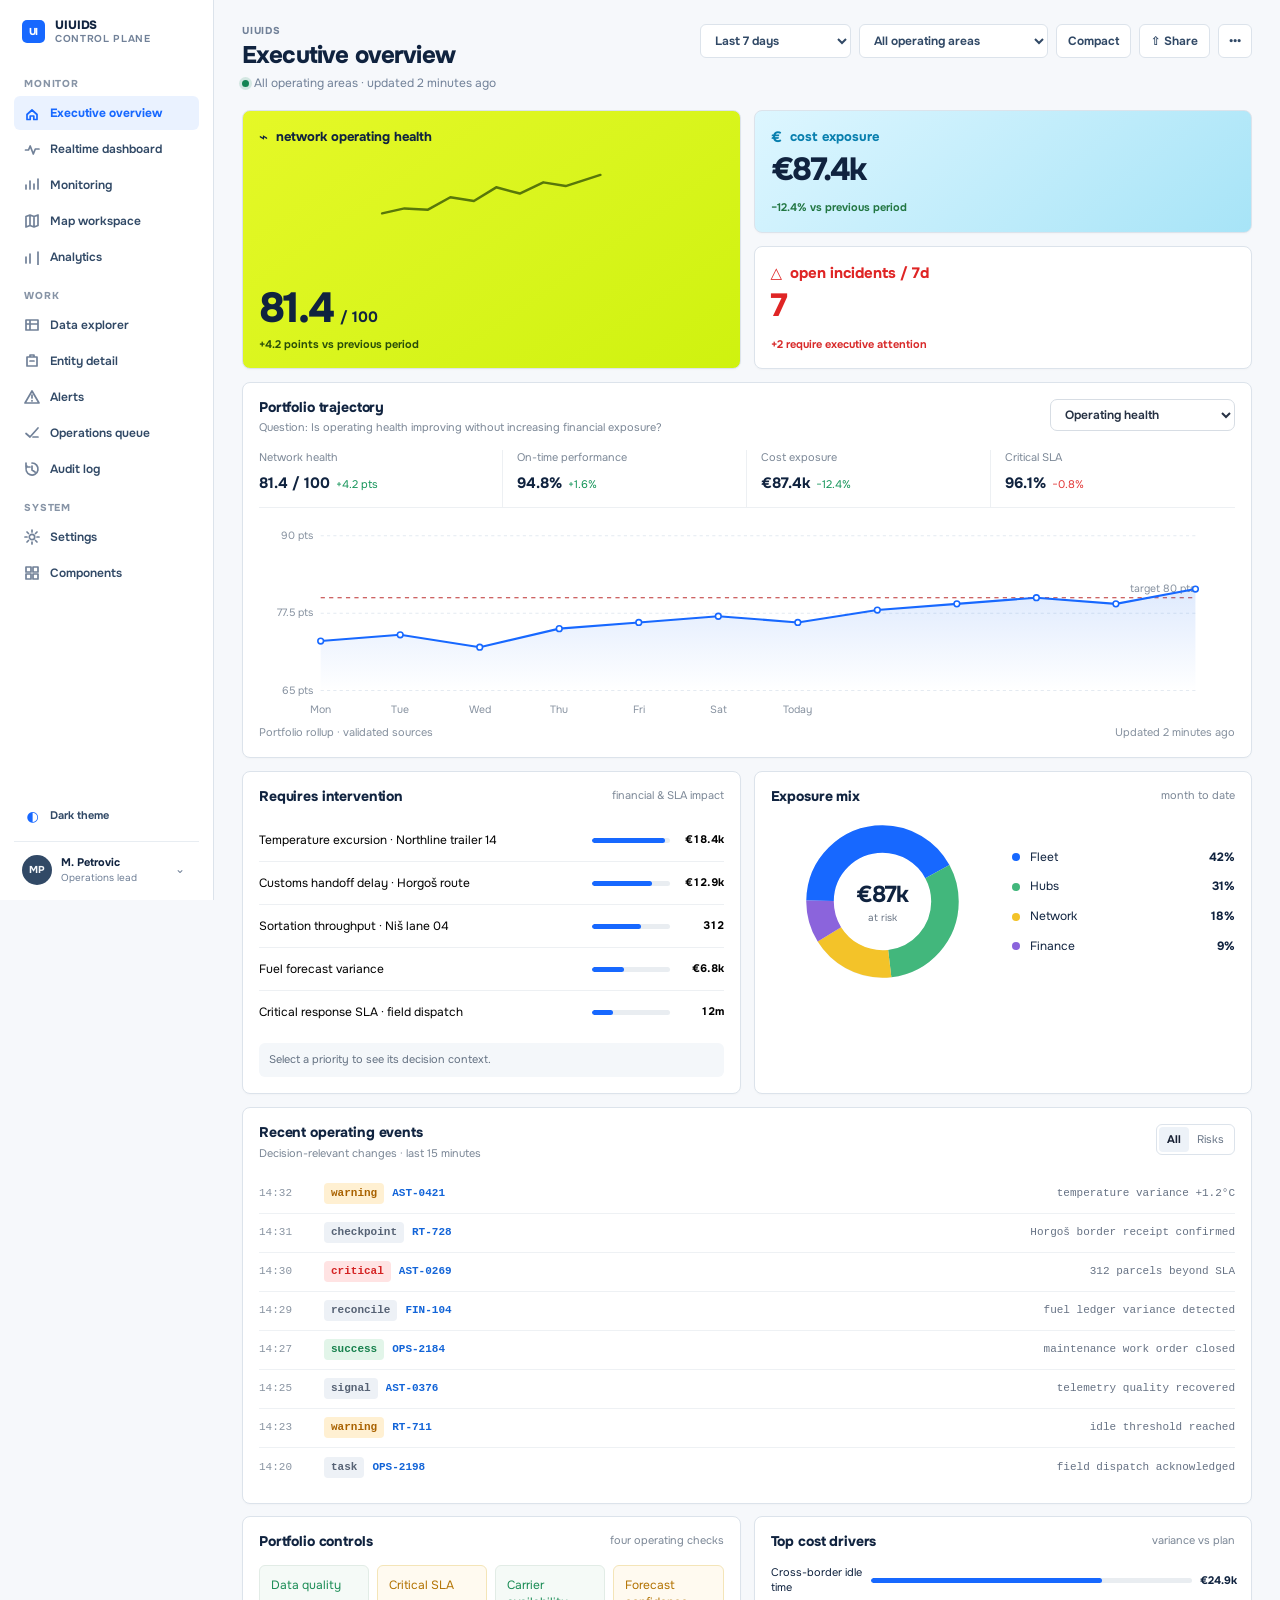
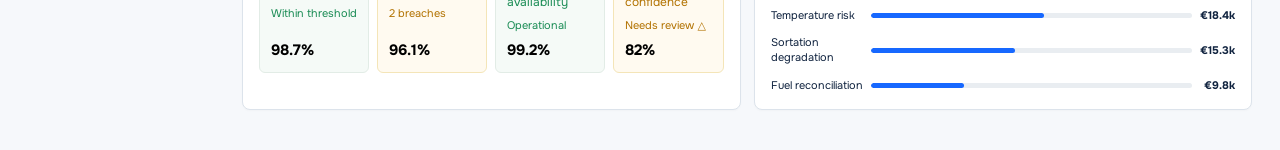
<file: pages/overview.html>
<!doctype html>
<html lang="en" data-page="overview">
<head>
 <meta charset="utf-8">
 <meta name="viewport" content="width=device-width,initial-scale=1">
 <title>Executive overview · Ops Intelligence</title>
 <link rel="stylesheet" href="../assets/css/tokens.css">
 <link rel="stylesheet" href="../assets/css/base.css">
 <link rel="stylesheet" href="../assets/css/experimental-realtime.css">
 <link rel="stylesheet" href="../assets/css/experimental-typography.css">
 <link rel="stylesheet" href="../assets/css/experimental-event-feed.css">
 <link rel="stylesheet" href="../assets/css/executive-overview.css">
 <link rel="stylesheet" href="../assets/css/system-contract.css">
 <script defer src="../assets/js/system-contract.js"></script>
 <script defer src="../assets/js/executive-overview.js"></script>
</head>
<body class="exp-body executive-body">
 <ops-shell page="overview" title="Executive overview">
  <span slot="subtitle"><span class="live-dot"></span><span id="exec-scope-label">All operating areas</span> · updated 2 minutes ago</span>
  <div slot="actions">
     <label class="sr-only" for="exec-range">Reporting period</label><select id="exec-range"><option value="7d">Last 7 days</option><option value="30d">Last 30 days</option><option value="qtd">Quarter to date</option></select>
     <label class="sr-only" for="exec-area">Operating area</label><select id="exec-area"><option value="all">All operating areas</option><option value="cross">Cross-border network</option><option value="hub">Hub operations</option><option value="fleet">Fleet operations</option></select>
     <button class="exp-button" id="exec-density">Compact</button>
     <button class="exp-button" id="exec-share">⇧ Share</button>
     <div class="exp-menu-wrap"><button class="exp-icon-button" id="exec-more" aria-controls="exec-menu" aria-expanded="false">•••<span class="sr-only">More actions</span></button><div class="exp-popover" id="exec-menu" hidden><button data-exec-action="refresh">Refresh summary</button><button data-exec-action="brief">Prepare executive brief</button><a href="monitoring.html">Open monitoring</a></div></div>
  </div>

   <section class="exp-dashboard executive-dashboard" aria-label="Executive portfolio summary">
    <article class="exp-card exp-active exec-health">
     <div class="exp-card-title"><span>⌁</span> network operating health</div>
     <svg class="exp-spark" viewBox="0 0 180 50" role="img" aria-label="Network health has improved"><path d="M2 39L20 35L39 36L57 26L76 29L94 18L113 23L132 14L150 17L178 8"/></svg>
     <div class="exp-big-number"><span id="exec-health-value">81.4</span><small>/ 100</small></div>
     <div class="exp-delta positive" id="exec-health-delta">+4.2 points vs previous period</div>
    </article>

    <article class="exp-card exp-signals exec-exposure">
     <div class="exp-card-title"><span>€</span> cost exposure</div>
     <div class="exp-mid-number" id="exec-cost-value">€87.4k</div>
     <div class="exp-delta positive" id="exec-cost-delta">−12.4% vs previous period</div>
    </article>

    <article class="exp-card exp-errors exec-incidents" id="exec-incidents-card" tabindex="0" role="button">
     <div class="exp-card-title"><span>△</span><span id="exec-incident-label">open incidents / 7d</span></div>
     <div class="exp-mid-number" id="exec-incident-value">7</div>
     <div class="exp-delta negative">+2 require executive attention</div>
    </article>

    <article class="exp-card exp-pressure exec-priorities">
     <div class="exp-card-head"><h2>Requires intervention</h2><span>financial & SLA impact</span></div>
     <ol class="exp-ranking" id="exec-priority-list">
      <li><button data-priority="AST-0421"><span>Temperature excursion · Northline trailer 14</span><i><b style="--value:94%"></b></i><strong>€18.4k</strong></button></li>
      <li><button data-priority="RT-728"><span>Customs handoff delay · Horgoš route</span><i><b style="--value:78%"></b></i><strong>€12.9k</strong></button></li>
      <li><button data-priority="AST-0269"><span>Sortation throughput · Niš lane 04</span><i><b style="--value:63%"></b></i><strong>312</strong></button></li>
      <li><button data-priority="FIN-104"><span>Fuel forecast variance</span><i><b style="--value:42%"></b></i><strong>€6.8k</strong></button></li>
      <li><button data-priority="OPS-2198"><span>Critical response SLA · field dispatch</span><i><b style="--value:28%"></b></i><strong>12m</strong></button></li>
     </ol>
     <div class="exp-selection" id="exec-priority-selection">Select a priority to see its decision context.</div>
    </article>

    <article class="exp-card exp-composition exec-composition">
     <div class="exp-card-head"><h2>Exposure mix</h2><span>month to date</span></div>
     <div class="exp-donut-layout">
      <div class="exp-donut" role="img" aria-label="Exposure mix: fleet 42 percent, hubs 31 percent, network 18 percent, finance 9 percent"><svg viewBox="0 0 42 42"><circle class="donut-base" cx="21" cy="21" r="15.9"/><circle class="donut-segment telemetry" cx="21" cy="21" r="15.9" stroke-dasharray="42 58" stroke-dashoffset="25"/><circle class="donut-segment sla" cx="21" cy="21" r="15.9" stroke-dasharray="31 69" stroke-dashoffset="83"/><circle class="donut-segment finance" cx="21" cy="21" r="15.9" stroke-dasharray="18 82" stroke-dashoffset="52"/><circle class="donut-segment workflow" cx="21" cy="21" r="15.9" stroke-dasharray="9 91" stroke-dashoffset="34"/></svg><span><b>€87k</b><small>at risk</small></span></div>
      <ul class="exp-legend"><li><i class="telemetry"></i><span>Fleet</span><b>42%</b></li><li><i class="sla"></i><span>Hubs</span><b>31%</b></li><li><i class="finance"></i><span>Network</span><b>18%</b></li><li><i class="workflow"></i><span>Finance</span><b>9%</b></li></ul>
     </div>
    </article>

    <article class="exp-card exp-events exec-events">
     <div class="exp-card-head"><div><h2>Recent operating events</h2><p>Decision-relevant changes · last 15 minutes</p></div><div class="exp-segmented" role="group" aria-label="Event filter"><button class="active" data-exec-filter="all" aria-pressed="true">All</button><button data-exec-filter="risk" aria-pressed="false">Risks</button></div></div>
     <div class="exp-event-list" id="exec-event-list" aria-live="polite"></div>
    </article>

    <article class="exp-card exp-performance exec-performance">
     <div class="exp-card-head"><div><h2>Portfolio trajectory</h2><p id="exec-chart-question">Question: Is operating health improving without increasing financial exposure?</p></div><label><span class="sr-only">Portfolio metric</span><select id="exec-metric"><option value="health">Operating health</option><option value="ontime">On-time performance</option><option value="cost">Cost exposure</option></select></label></div>
     <div class="exp-inline-metrics" id="exec-summary-metrics"></div>
     <div class="exp-chart" id="exec-chart"><div class="exp-tooltip" id="exec-tooltip" role="status"></div></div>
     <div class="exp-chart-foot"><span id="exec-chart-source">Portfolio rollup · validated sources</span><span id="exec-chart-updated">Updated 2 minutes ago</span></div>
    </article>

    <article class="exp-card exp-status exec-status">
     <div class="exp-card-head"><h2>Portfolio controls</h2><span>four operating checks</span></div>
     <div class="exp-status-grid"><button data-check="Data quality"><span>Data quality</span><small>Within threshold</small><b>98.7%</b></button><button data-check="Critical SLA"><span>Critical SLA</span><small>2 breaches</small><b>96.1%</b></button><button data-check="Carrier availability"><span>Carrier availability</span><small>Operational</small><b>99.2%</b></button><button class="degraded" data-check="Forecast confidence"><span>Forecast confidence</span><small>Needs review △</small><b>82%</b></button></div>
    </article>

    <article class="exp-card exp-mix exec-drivers">
     <div class="exp-card-head"><h2>Top cost drivers</h2><span>variance vs plan</span></div>
     <ul class="exp-mini-bars"><li><span>Cross-border idle time</span><i><b style="--value:72%"></b></i><strong>€24.9k</strong></li><li><span>Temperature risk</span><i><b style="--value:54%"></b></i><strong>€18.4k</strong></li><li><span>Sortation degradation</span><i><b style="--value:45%"></b></i><strong>€15.3k</strong></li><li><span>Fuel reconciliation</span><i><b style="--value:29%"></b></i><strong>€9.8k</strong></li></ul>
    </article>
   </section>
 </ops-shell>
 <div class="exp-toast" id="exec-toast" role="status"></div>
</body>
</html>
</file>
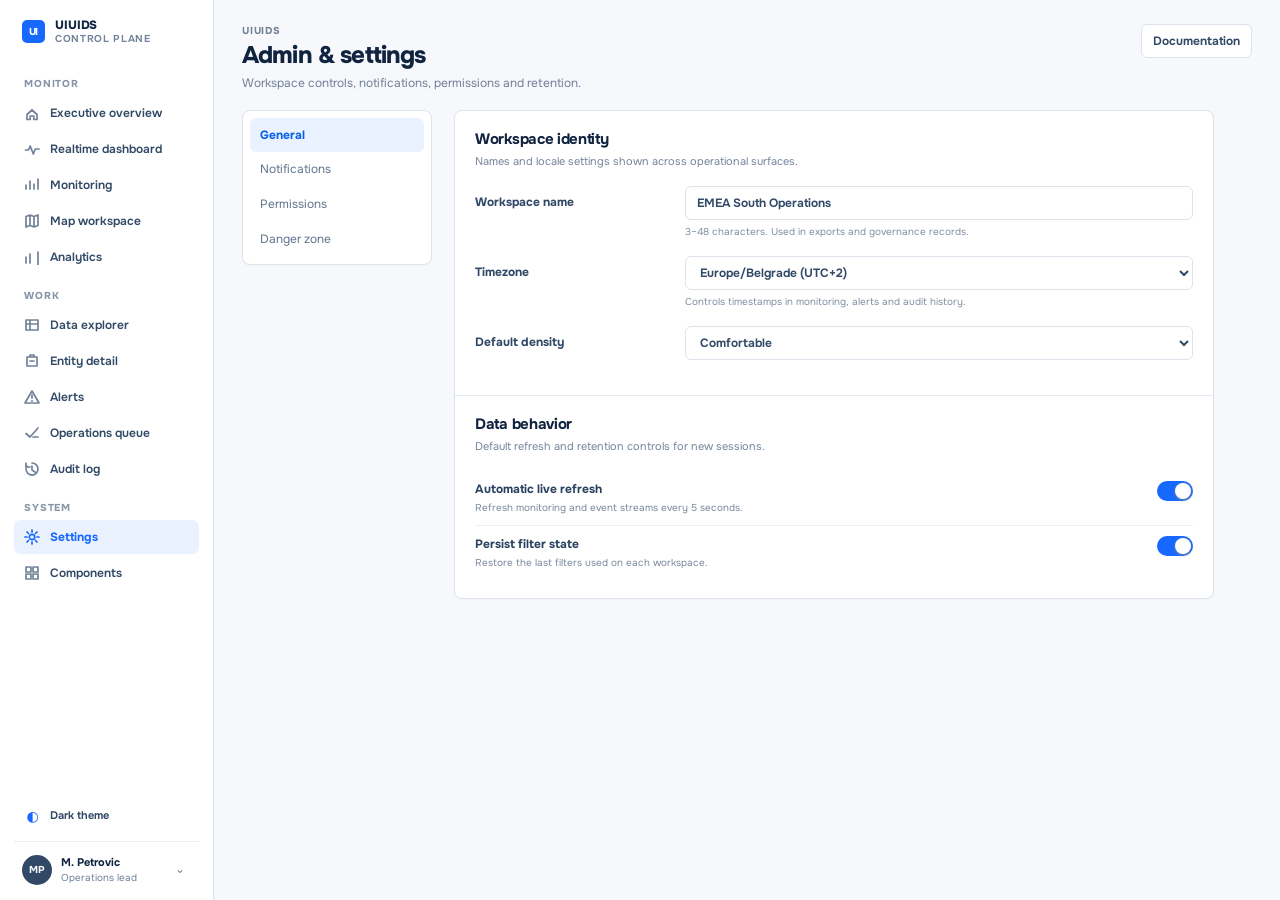
<file: pages/settings.html>
<!doctype html><html lang="en" data-workspace-page="settings"><head><meta charset="utf-8"><meta name="viewport" content="width=device-width,initial-scale=1"><title>Admin &amp; Settings · Ops Intelligence</title><link rel="stylesheet" href="../assets/css/tokens.css"><link rel="stylesheet" href="../assets/css/base.css"><link rel="stylesheet" href="../assets/css/experimental-realtime.css"><link rel="stylesheet" href="../assets/css/experimental-typography.css"><link rel="stylesheet" href="../assets/css/workspace-pages.css"><link rel="stylesheet" href="../assets/css/system-contract.css"></head><body class="exp-body workspace-body"><div id="workspace-root"></div><script src="../assets/js/mock-data.js"></script><script src="../assets/js/system-contract.js"></script><script src="../assets/js/workspace-pages.js"></script></body></html>
</file>
<file: assets/css/tokens.css>
:root{--canvas:#f4f6f7;--surface:#fff;--surface-subtle:#f8fafb;--surface-raised:#fff;--border:#dce2e7;--border-strong:#c5cdd5;--ink:#171a1d;--ink-2:#4f5963;--muted:#7b858f;--inverse:#fff;--lime:#cff22b;--sky:#9edcf4;--blue:#3b82f6;--green:#3fa36c;--amber:#d59a22;--red:#d96555;--live:#a4d91f;--selected:#e9f2ff;--disabled:#b8c0c7;--r-xs:4px;--r-sm:6px;--r-md:10px;--r-lg:14px;--s1:4px;--s2:8px;--s3:12px;--s4:16px;--s5:20px;--s6:24px;--s8:32px;--font:Inter,ui-sans-serif,system-ui,-apple-system,BlinkMacSystemFont,"Segoe UI",sans-serif;--mono:ui-monospace,SFMono-Regular,Menlo,Consolas,monospace;--shadow:0 1px 2px rgba(20,30,40,.06);--raised:0 8px 24px rgba(20,30,40,.1);--control:36px;--row:40px;--gap:16px;--nav:232px;--chart1:#305e8e;--chart2:#8bbd27;--chart3:#d59a22;--chart4:#8b6ac9;--chart5:#d96555;--motion:160ms ease}
[data-density="compact"]{--control:30px;--row:32px;--gap:12px}
@media(prefers-reduced-motion:reduce){:root{--motion:0ms}}
</file>
<file: assets/css/base.css>
*{box-sizing:border-box}html{font-family:var(--font);color:var(--ink);background:var(--canvas);font-size:14px}body{margin:0;min-width:1080px;background:var(--canvas)}button,input,select,textarea{font:inherit}button{cursor:pointer}button:focus-visible,input:focus-visible,select:focus-visible,textarea:focus-visible,a:focus-visible{outline:3px solid color-mix(in srgb,var(--blue),white 55%);outline-offset:2px}a{color:inherit;text-decoration:none}h1,h2,h3,p{margin:0}h1{font-size:24px;letter-spacing:-.03em}h2{font-size:18px;letter-spacing:-.02em}h3{font-size:15px}.muted,.helper{color:var(--muted)}.mono{font-family:var(--mono)}.numeric{font-variant-numeric:tabular-nums;text-align:right}.sr-only{position:absolute;width:1px;height:1px;padding:0;margin:-1px;overflow:hidden;clip:rect(0,0,0,0);white-space:nowrap;border:0}.hidden{display:none!important}.no-scroll{overflow:hidden}
</file>
<file: assets/css/experimental-realtime.css>
:root{--exp-bg:#f7f8fa;--exp-panel:#fff;--exp-line:#dfe4ea;--exp-blue:#1769f4;--exp-blue-soft:#eaf2ff;--exp-cyan:#a7e4f7;--exp-lime:#d9f51d;--exp-green:#2eaf70;--exp-red:#f14343;--exp-purple:#8b64dc;--exp-yellow:#f3c329}
.exp-body{min-width:0;background:var(--exp-bg);color:#111722;font-family:"Onest",ui-sans-serif,system-ui,"Segoe UI",sans-serif;font-size:13px}
.live-dot{display:inline-block;width:7px;height:7px;margin-right:5px;border-radius:50%;background:var(--exp-green);box-shadow:0 0 0 3px color-mix(in srgb,var(--exp-green) 15%,transparent)}.live-dot.delayed{background:var(--exp-yellow)}.live-dot.offline{background:var(--exp-red)}
.exp-button,.exp-icon-button,.exp-card select{height:38px;border:1px solid #d7dde4;border-radius:7px;background:#fff;color:#273244;font-weight:620}.exp-button{padding:0 14px}.exp-icon-button{width:39px}.exp-menu-wrap{position:relative}.exp-popover{position:absolute;right:0;top:44px;z-index:20;width:210px;padding:6px;background:#fff;border:1px solid var(--exp-line);border-radius:8px;box-shadow:0 14px 36px rgba(31,42,58,.14)}.exp-popover button{display:block;width:100%;padding:10px;border:0;border-radius:5px;background:transparent;text-align:left}.exp-popover button:hover{background:#f2f5f8}
.exp-dashboard{display:grid;grid-template-columns:minmax(210px,.9fr) minmax(190px,.78fr) minmax(300px,1.35fr) minmax(300px,1.25fr);grid-template-areas:"active signals pressure composition" "active errors pressure composition" "events performance performance performance" "events status status mix";gap:13px;align-items:stretch}.exp-card{min-width:0;padding:17px;background:var(--exp-panel);border:1px solid var(--exp-line);border-radius:8px;box-shadow:0 1px 2px rgba(30,45,60,.025)}.exp-card-title{display:flex;align-items:center;gap:8px;font-weight:720;text-transform:lowercase}.exp-card-title span{font-size:15px}.exp-card-head{display:flex;justify-content:space-between;align-items:flex-start;gap:12px;margin-bottom:14px}.exp-card-head h2{font-size:13px;letter-spacing:0}.exp-card-head>span,.exp-card-head p{color:#7b8796;font-size:11px}.exp-card-head p{margin-top:4px}.exp-card-head select{height:32px;padding:0 30px 0 10px}
.exp-active{grid-area:active;display:flex;flex-direction:column;min-height:260px;background:linear-gradient(145deg,#e5f827 0%,var(--exp-lime) 52%,#cff20f 100%);border-color:#cee90d}.exp-active .exp-spark{width:100%;height:62px;margin:17px 0 auto}.exp-spark path{fill:none;stroke:#729300;stroke-width:2;stroke-linecap:round;stroke-linejoin:round}.exp-big-number{font-size:42px;font-weight:760;letter-spacing:-.05em;line-height:1}.exp-mid-number{margin-top:auto;font-size:32px;font-weight:760;letter-spacing:-.04em}.exp-delta{margin-top:8px;font-size:11px;font-weight:650}.exp-delta.positive{color:#217642}.exp-active .exp-delta.positive{color:#294e09}.exp-delta.negative{color:#d82929}.exp-signals{grid-area:signals;display:flex;flex-direction:column;min-height:122px;background:linear-gradient(140deg,#ddf6ff,var(--exp-cyan));border-color:#9bdced}.exp-signals .exp-card-title{color:#087fae}.exp-errors{grid-area:errors;display:flex;flex-direction:column;min-height:122px;border-color:#ff8585;box-shadow:inset 0 0 0 1px #ffe1e1}.exp-errors .exp-card-title,.exp-errors .exp-mid-number{color:#df2525}.exp-errors.is-selected{background:#fff1f1}
.exp-pressure{grid-area:pressure}.exp-ranking{list-style:none;padding:0;margin:0;display:grid}.exp-ranking li{border-bottom:1px solid #edf0f3}.exp-ranking li:last-child{border:0}.exp-ranking button{display:grid;grid-template-columns:minmax(0,1fr) 90px 28px;align-items:center;gap:9px;width:100%;min-height:42px;padding:0;border:0;background:transparent;text-align:left}.exp-ranking button:hover,.exp-ranking button:focus-visible{background:#f7f9fc}.exp-ranking span{overflow:hidden;text-overflow:ellipsis;white-space:nowrap}.exp-ranking i,.exp-mini-bars i{height:5px;border-radius:6px;background:#e9edf1;overflow:hidden}.exp-ranking i b,.exp-mini-bars i b{display:block;width:var(--value);height:100%;border-radius:inherit;background:var(--exp-blue)}.exp-ranking strong{font-variant-numeric:tabular-nums;text-align:right}.exp-selection{margin-top:10px;padding:9px 10px;border-radius:6px;background:#f4f7fa;color:#647182;font-size:11px}
.exp-composition{grid-area:composition}.exp-donut-layout{display:grid;grid-template-columns:minmax(120px,1fr) minmax(130px,1fr);align-items:center;gap:18px}.exp-donut{position:relative;max-width:165px;margin:auto}.exp-donut svg{display:block;width:100%;transform:rotate(-90deg)}.donut-base,.donut-segment{fill:none;stroke-width:7}.donut-base{stroke:#edf0f4}.donut-segment{stroke-linecap:butt}.donut-segment.telemetry{stroke:var(--exp-blue)}.donut-segment.sla{stroke:#42b77c}.donut-segment.finance{stroke:var(--exp-yellow)}.donut-segment.workflow{stroke:var(--exp-purple)}.exp-donut span{position:absolute;inset:0;display:grid;place-content:center;text-align:center}.exp-donut span b{font-size:25px}.exp-donut span small{color:#6d7887}.exp-legend{list-style:none;padding:0;margin:0;display:grid;gap:13px}.exp-legend li{display:grid;grid-template-columns:9px 1fr auto;align-items:center;gap:9px}.exp-legend i{width:8px;height:8px;border-radius:50%}.exp-legend i.telemetry{background:var(--exp-blue)}.exp-legend i.sla{background:#42b77c}.exp-legend i.finance{background:var(--exp-yellow)}.exp-legend i.workflow{background:var(--exp-purple)}
.exp-events{grid-area:events;min-height:510px}.exp-segmented{display:flex;padding:2px;border:1px solid var(--exp-line);border-radius:6px}.exp-segmented button{height:25px;padding:0 8px;border:0;border-radius:4px;background:transparent;color:#687586;font-size:10px}.exp-segmented button.active{color:#172033;background:#edf2f8;font-weight:700}.exp-event-list{display:grid}.exp-event{display:grid;grid-template-columns:57px auto minmax(65px,1fr) auto;align-items:center;gap:8px;min-height:39px;border-bottom:1px solid #eef1f4;font-family:var(--mono);font-size:11px}.exp-event:last-child{border-bottom:0}.exp-event time{color:#8994a2}.exp-event-tag{padding:4px 7px;border-radius:4px;background:#edf1f6;color:#566274;font-weight:700}.exp-event-tag.warning{color:#a96200;background:#fff0d2}.exp-event-tag.critical{color:#d42323;background:#ffe3e3}.exp-event-tag.success{color:#17814d;background:#e2f5e9}.exp-event a{overflow:hidden;color:#1264d8;font-weight:650;text-overflow:ellipsis;white-space:nowrap}.exp-event strong{color:#667284;font-weight:500}.exp-event.hidden{display:none}
.exp-performance{grid-area:performance;min-height:324px}.exp-inline-metrics{display:grid;grid-template-columns:repeat(4,1fr);margin:2px 0 12px;border-bottom:1px solid #edf0f3}.exp-inline-metric{padding:0 14px 13px;border-right:1px solid #edf0f3}.exp-inline-metric:first-child{padding-left:0}.exp-inline-metric:last-child{border:0}.exp-inline-metric span{display:block;color:#7c8897;font-size:10px}.exp-inline-metric b{display:inline-block;margin-top:8px;font-size:20px}.exp-inline-metric em{margin-left:6px;font-size:10px;font-style:normal}.exp-inline-metric em.good{color:#16955a}.exp-inline-metric em.bad{color:#e33939}.exp-chart{position:relative;height:200px}.exp-chart svg{display:block;width:100%;height:100%;overflow:visible}.exp-chart .grid{stroke:#e8ecf1;stroke-dasharray:3 3}.exp-chart .axis-label{fill:#8792a0;font-size:9px}.exp-chart .series{fill:none;stroke:var(--exp-blue);stroke-width:2}.exp-chart .area{fill:url(#exp-area)}.exp-chart .point{fill:#fff;stroke:var(--exp-blue);stroke-width:1.5}.exp-chart .point-hit{fill:transparent;cursor:crosshair}.exp-chart .point-hit:focus+.point{stroke-width:4}.exp-chart .threshold{stroke:var(--exp-red);stroke-width:1;stroke-dasharray:4 4}.exp-tooltip{position:absolute;z-index:4;display:none;min-width:78px;padding:7px 8px;border-radius:5px;color:#fff;background:#182130;font-size:10px;pointer-events:none}.exp-tooltip.show{display:block}.exp-chart-foot{display:flex;justify-content:space-between;gap:14px;margin-top:5px;color:#85909e;font-size:10px}
.exp-status{grid-area:status}.exp-status-grid{display:grid;grid-template-columns:repeat(4,1fr);gap:8px}.exp-status-grid button{display:grid;gap:7px;min-height:92px;padding:11px;border:1px solid #e2ece6;border-radius:6px;background:#f5faf7;text-align:left}.exp-status-grid button span,.exp-status-grid button small{color:#198b54}.exp-status-grid button b{margin-top:auto;font-size:16px}.exp-status-grid button.degraded{border-color:#f4e5b8;background:#fffaf0}.exp-status-grid button.degraded span,.exp-status-grid button.degraded small{color:#b27200}
.exp-mix{grid-area:mix}.exp-mini-bars{list-style:none;padding:0;margin:0;display:grid;gap:12px}.exp-mini-bars li{display:grid;grid-template-columns:92px 1fr 35px;align-items:center;gap:8px;font-size:10px}.exp-mini-bars strong{text-align:right}
.exp-toast{position:fixed;right:18px;bottom:18px;z-index:60;max-width:320px;padding:11px 14px;border-radius:7px;color:#fff;background:#1d2735;box-shadow:0 12px 30px rgba(16,25,38,.22);opacity:0;transform:translateY(8px);pointer-events:none;transition:var(--motion)}.exp-toast.show{opacity:1;transform:none}
@media(max-width:1280px){.exp-dashboard{grid-template-columns:1fr 1fr;grid-template-areas:"active signals" "active errors" "performance performance" "pressure composition" "events events" "status mix"}.exp-active{min-height:255px}.exp-events{min-height:0}.exp-event-list{grid-template-columns:1fr 1fr;column-gap:18px}.exp-event:nth-child(5){border-bottom:0}}
@media(max-width:900px){.exp-dashboard{grid-template-columns:1fr 1fr}.exp-status-grid{grid-template-columns:1fr 1fr}}
@media(max-width:620px){.exp-dashboard{display:flex;flex-direction:column}.exp-active{order:1;min-height:230px}.exp-performance{order:2}.exp-signals{order:3}.exp-errors{order:4}.exp-pressure{order:5}.exp-composition{order:6}.exp-events{order:7}.exp-status{order:8}.exp-mix{order:9}.exp-inline-metrics{grid-template-columns:1fr 1fr}.exp-inline-metric:nth-child(2){border-right:0}.exp-inline-metric:nth-child(n+3){padding-top:12px}.exp-event-list{grid-template-columns:1fr}.exp-event{grid-template-columns:52px auto minmax(50px,1fr)}.exp-event strong{display:none}.exp-donut-layout{grid-template-columns:1fr 1fr}.exp-chart-foot{display:grid}}
@media(prefers-reduced-motion:reduce){.exp-toast{transition:none}}
</file>
<file: assets/css/experimental-typography.css>
/* Experimental realtime typography profile: semantic roles, not ad-hoc sizes. */
:root{
 --exp-type-axis:10px;
 --exp-type-meta:11px;
 --exp-type-ui:13px;
 --exp-type-section:15px;
 --exp-type-page:24px;
 --exp-type-metric:32px;
 --exp-type-metric-hero:42px;
}

.exp-body{font-size:var(--exp-type-ui);line-height:1.35}
.exp-card-title{font-size:var(--exp-type-ui)}
.exp-card-head>span,.exp-card-head p,.exp-delta,.exp-selection,.exp-segmented button,.exp-event,.exp-inline-metric span,.exp-inline-metric em,.exp-tooltip,.exp-chart-foot,.exp-status-grid button small,.exp-mini-bars li{font-size:var(--exp-type-meta)}
.exp-card-head h2{font-size:var(--exp-type-section);line-height:1.2}
.exp-big-number{font-size:var(--exp-type-metric-hero)}
.exp-mid-number,.exp-donut span b{font-size:var(--exp-type-metric)}
.exp-inline-metric b,.exp-status-grid button b{font-size:var(--exp-type-section)}
.exp-chart .axis-label{font-size:var(--exp-type-axis)}
</file>
<file: assets/css/workspace-pages.css>
/* Shared workspace layer for the approved light operational style. */
.workspace-body{background:#f6f8fb;color:#10233f}.workspace-body,.workspace-body button,.workspace-body input,.workspace-body select,.workspace-body textarea{font-family:var(--font)}
.ws-eyebrow{color:#6e7f97;font-size:11px;font-weight:760;letter-spacing:.08em;text-transform:uppercase;margin-bottom:5px}.ws-inline-actions{display:flex;align-items:center;gap:8px;flex-wrap:wrap}.catalog-main{min-width:0;max-width:1180px;margin:0 auto;padding:24px 28px 40px}.catalog-header{display:flex;align-items:flex-start;justify-content:space-between;gap:24px;margin-bottom:20px}.catalog-brand{display:flex;align-items:center;gap:10px;font-weight:760;letter-spacing:-.02em}.catalog-brand-mark{width:22px;height:22px;border-radius:5px;background:#1768ff;color:#fff;display:grid;place-items:center;font-size:12px}.catalog-brand small{display:block;color:#77869c;font-size:10px;font-weight:650;letter-spacing:.08em;text-transform:uppercase}.catalog-header-actions{display:flex;align-items:center;gap:8px;flex-wrap:wrap}
.ws-btn,.ws-select,.ws-input{min-height:34px;border:1px solid #d7dfe9;border-radius:7px;background:#fff;color:#18304e;font-size:12px;font-weight:650;padding:0 11px}.ws-btn{cursor:pointer;display:inline-flex;align-items:center;justify-content:center;gap:7px}.ws-btn:hover{border-color:#aebdce;background:#f8fafc}.ws-btn:focus-visible,.ws-select:focus-visible,.ws-input:focus-visible,.ws-tab:focus-visible,.ws-list-row:focus-visible{outline:3px solid rgba(23,104,255,.2);outline-offset:1px}.ws-btn-primary{background:#1768ff;border-color:#1768ff;color:#fff}.ws-btn-primary:hover{background:#075ce7;border-color:#075ce7}.ws-btn-quiet{border-color:transparent;background:transparent;color:#60738d}.ws-btn-danger{color:#ad2f2f;border-color:#efcaca;background:#fffafa}.ws-btn[disabled]{opacity:.45;cursor:not-allowed}.ws-input{font-weight:500;min-width:180px}.ws-input::placeholder{color:#91a0b4}.ws-control-sm{min-height:30px;padding:0 9px}.ws-icon-btn{width:34px;padding:0}.ws-live{display:inline-flex;align-items:center;gap:6px;color:#16834f;font-size:11px;font-weight:750}.ws-live-dot{width:7px;height:7px;border-radius:50%;background:#26b76e;box-shadow:0 0 0 4px rgba(38,183,110,.1)}
.ws-signal-strip{display:grid;grid-template-columns:repeat(var(--columns,4),minmax(0,1fr));border:1px solid #dce3eb;background:#fff;border-radius:9px;margin-bottom:14px;overflow:hidden}.ws-signal{padding:13px 15px;border-right:1px solid #e4e9ef;min-width:0}.ws-signal:last-child{border-right:0}.ws-signal-label{font-size:10px;text-transform:uppercase;letter-spacing:.07em;color:#77869c;font-weight:760}.ws-signal-value{font-size:20px;font-weight:760;letter-spacing:-.025em;margin-top:5px}.ws-signal-meta{font-size:11px;color:#74859c;margin-top:3px}.ws-positive{color:#138453}.ws-negative{color:#c63b3b}.ws-warning{color:#b86900}.ws-blue{color:#075fe4}
.ws-surface{background:#fff;border:1px solid #dce3eb;border-radius:9px;min-width:0}.ws-surface-head{padding:14px 16px 11px;border-bottom:1px solid #e7ebf0;display:flex;align-items:flex-start;justify-content:space-between;gap:16px}.ws-surface-title{font-size:14px;margin:0;font-weight:760;letter-spacing:-.01em}.ws-surface-note{font-size:11px;color:#77869c;margin:3px 0 0;line-height:1.4}.ws-surface-body{padding:16px}.ws-question{font-size:11px;color:#657890;margin:0 0 12px;line-height:1.45}.ws-rule{border:0;border-top:1px solid #e6ebf1;margin:0}
.ws-control-bar{display:flex;align-items:center;gap:8px;flex-wrap:wrap;padding:10px 12px;border:1px solid #dce3eb;background:#fff;border-radius:9px;margin-bottom:14px}.ws-control-bar .ws-spacer{margin-left:auto}.ws-chip{display:inline-flex;align-items:center;gap:6px;min-height:26px;padding:0 8px;border-radius:5px;background:#eef3f9;color:#536980;font-size:11px;font-weight:700}.ws-chip button{border:0;background:transparent;color:inherit;cursor:pointer;padding:0}.ws-badge{display:inline-flex;align-items:center;gap:6px;white-space:nowrap;padding:4px 8px;border-radius:5px;background:#edf2f7;color:#536980;font-size:11px;font-weight:750}.ws-badge::before{content:"";width:6px;height:6px;border-radius:50%;background:currentColor}.ws-badge.critical{background:#fff0f0;color:#bd3232}.ws-badge.warning{background:#fff5df;color:#b66700}.ws-badge.healthy,.ws-badge.success{background:#e8f7ef;color:#138453}.ws-badge.info{background:#eaf2ff;color:#075fe4}.ws-badge.neutral::before{display:none}.ws-kbd{font-family:ui-monospace,SFMono-Regular,Consolas,monospace;font-size:10px;border:1px solid #dce3eb;border-bottom-width:2px;border-radius:4px;padding:2px 5px;color:#718198;background:#fff}
.ws-tabs{display:flex;gap:18px;border-bottom:1px solid #dce3eb;margin-bottom:14px}.ws-tab{border:0;border-bottom:2px solid transparent;background:transparent;color:#718198;font-size:12px;font-weight:700;padding:9px 1px;cursor:pointer}.ws-tab.is-active{color:#075fe4;border-bottom-color:#1768ff}.ws-tab-count{margin-left:5px;padding:2px 5px;border-radius:4px;background:#edf2f7;color:#64758b;font-size:10px}
.ws-table-wrap{overflow:auto}.ws-table{width:100%;border-collapse:separate;border-spacing:0;font-size:12px}.ws-table th{position:sticky;top:0;z-index:2;text-align:left;background:#f8fafc;color:#657890;font-size:10px;text-transform:uppercase;letter-spacing:.055em;font-weight:760;border-bottom:1px solid #dce3eb;padding:9px 11px;white-space:nowrap}.ws-table td{padding:9px 11px;border-bottom:1px solid #edf0f4;color:#263d5b;vertical-align:middle}.ws-table tbody tr:last-child td{border-bottom:0}.ws-table tbody tr:hover td{background:#fafcff}.ws-table .num{text-align:right;font-variant-numeric:tabular-nums}.ws-table .mono{font-family:ui-monospace,SFMono-Regular,Consolas,monospace;font-size:11px}.ws-table a{color:#075fe4;font-weight:700;text-decoration:none}.ws-table .muted{color:#74859c}.ws-cell-title{font-weight:720;color:#152c49;max-width:260px;overflow:hidden;text-overflow:ellipsis;white-space:nowrap}.ws-row-detail td{background:#f8fafc!important;padding:13px 16px}.ws-json{margin:0;font:11px/1.55 ui-monospace,SFMono-Regular,Consolas,monospace;white-space:pre-wrap;color:#405873}
.ws-chart{position:relative;min-height:230px}.ws-chart svg{display:block;width:100%;height:auto;overflow:visible}.ws-chart text{font-family:var(--font);fill:#8290a4;font-size:10px}.ws-chart .grid{stroke:#e4eaf1;stroke-width:1}.ws-chart .axis{stroke:#cbd5e1}.ws-chart .line{fill:none;stroke:#1768ff;stroke-width:2}.ws-chart .area{fill:url(#wsArea)}.ws-chart .threshold{fill:#fff4df}.ws-chart .point{fill:#fff;stroke:#1768ff;stroke-width:2;cursor:crosshair}.ws-chart .point:hover,.ws-chart .point:focus{r:5;stroke-width:3;outline:none}.ws-chart .anomaly{fill:#fff;stroke:#d94a4a;stroke-width:2.5}.ws-chart-readout{min-height:18px;color:#59708c;font-size:11px;margin-top:7px}.ws-bars{display:grid;gap:12px}.ws-bar-row{display:grid;grid-template-columns:minmax(90px,1.1fr) minmax(100px,3fr) 48px;gap:10px;align-items:center;font-size:11px}.ws-bar-label{overflow:hidden;text-overflow:ellipsis;white-space:nowrap;color:#425976}.ws-bar-track{height:7px;border-radius:4px;background:#edf1f5;overflow:hidden}.ws-bar-fill{height:100%;background:#1768ff;border-radius:4px}.ws-bar-value{text-align:right;font-variant-numeric:tabular-nums;color:#1d3553;font-weight:700}
.ws-monitor-grid{display:grid;grid-template-columns:minmax(0,1.55fr) minmax(280px,.72fr);gap:14px}.ws-monitor-lower{display:grid;grid-template-columns:minmax(320px,.9fr) minmax(0,1.4fr);gap:14px;margin-top:14px}.ws-feed{display:grid}.ws-event{display:grid;grid-template-columns:68px 80px minmax(0,1fr);gap:10px;padding:9px 0;border-bottom:1px solid #edf0f4;font:11px/1.4 ui-monospace,SFMono-Regular,Consolas,monospace}.ws-event:last-child{border-bottom:0}.ws-event time{color:#8492a5}.ws-event-copy{color:#3c526e;overflow-wrap:anywhere}.ws-alert-row{border-left:3px solid #d9a022;padding:10px 12px;border-bottom:1px solid #edf0f4;cursor:pointer}.ws-alert-row.critical{border-left-color:#d94a4a}.ws-alert-row:last-child{border-bottom:0}.ws-alert-top{display:flex;justify-content:space-between;gap:10px;font-size:11px}.ws-alert-name{font-weight:730;color:#203856}.ws-alert-copy{font-size:11px;color:#687b93;margin-top:5px;line-height:1.4}.ws-alert-impact{font-weight:750;color:#b13636;white-space:nowrap}
.ws-entity-hero{display:grid;grid-template-columns:minmax(0,1fr) auto;gap:20px;padding:18px 20px;background:#fff;border:1px solid #dce3eb;border-radius:9px;margin-bottom:12px}.ws-entity-id{font:11px ui-monospace,SFMono-Regular,Consolas,monospace;color:#075fe4;font-weight:700}.ws-entity-name{font-size:20px;letter-spacing:-.025em;font-weight:760;margin:5px 0}.ws-entity-meta{display:flex;gap:16px;flex-wrap:wrap;color:#657890;font-size:12px}.ws-inline-alert{display:flex;gap:12px;align-items:flex-start;padding:11px 13px;border-radius:7px;border-left:3px solid #d94a4a;background:#fff4f4;color:#6a3434;font-size:12px;margin-bottom:14px}.ws-inline-alert strong{color:#9e2e2e}.ws-entity-grid{display:grid;grid-template-columns:240px minmax(0,1.25fr) minmax(260px,.75fr);gap:14px}.ws-property-list{margin:0}.ws-property{padding:10px 0;border-bottom:1px solid #edf0f4}.ws-property:last-child{border-bottom:0}.ws-property dt{font-size:10px;text-transform:uppercase;letter-spacing:.06em;color:#8290a4;font-weight:750}.ws-property dd{margin:4px 0 0;color:#203856;font-size:12px;font-weight:650}.ws-timeline{position:relative}.ws-timeline-item{display:grid;grid-template-columns:12px 1fr;gap:10px;padding-bottom:15px}.ws-timeline-dot{width:8px;height:8px;border-radius:50%;background:#1768ff;margin-top:4px;box-shadow:0 0 0 3px #eaf2ff}.ws-timeline-copy{font-size:12px;color:#314966;line-height:1.4}.ws-timeline-copy time{display:block;color:#8492a5;font-size:10px;margin-top:3px}.ws-related{display:grid;gap:8px}.ws-related a{display:flex;justify-content:space-between;gap:10px;padding:9px 10px;border:1px solid #e4e9ef;border-radius:6px;color:#27415f;text-decoration:none;font-size:11px}.ws-tab-panel[hidden]{display:none}
.ws-analytics-grid{display:grid;grid-template-columns:minmax(0,1.65fr) minmax(260px,.72fr);gap:14px}.ws-analytics-lower{display:grid;grid-template-columns:minmax(300px,.9fr) minmax(0,1.35fr);gap:14px;margin-top:14px}.ws-summary-line{display:flex;gap:0;border:1px solid #dce3eb;border-radius:9px;background:#fff;margin-bottom:14px;overflow:hidden}.ws-summary-item{min-width:0;flex:1;padding:12px 15px;border-right:1px solid #e4e9ef}.ws-summary-item:last-child{border-right:0}.ws-summary-item strong{font-size:17px;display:block;letter-spacing:-.02em}.ws-summary-item span{font-size:10px;color:#77869c;text-transform:uppercase;letter-spacing:.06em;font-weight:720}.ws-annotation{display:flex;align-items:flex-start;gap:9px;padding:9px 11px;background:#fff9eb;border:1px solid #f0dfad;border-radius:6px;font-size:11px;color:#705018;margin-top:10px}
.ws-alert-layout{display:grid;grid-template-columns:minmax(430px,1.35fr) minmax(330px,.75fr);gap:14px}.ws-alert-list{max-height:665px;overflow:auto}.ws-list-row{display:grid;grid-template-columns:5px minmax(0,1fr) auto;gap:12px;padding:13px 14px;border-bottom:1px solid #e8edf2;background:#fff;cursor:pointer}.ws-list-row:hover,.ws-list-row.is-active{background:#f8fbff}.ws-severity-edge{border-radius:4px;background:#d8a028}.ws-severity-edge.critical{background:#d94a4a}.ws-list-row h3{font-size:12px;margin:0;color:#193452}.ws-list-row p{font-size:11px;color:#6b7e95;margin:4px 0 0;line-height:1.4}.ws-list-meta{display:flex;gap:10px;align-items:center;margin-top:8px;color:#73849a;font-size:10px}.ws-list-impact{text-align:right;font-size:11px;color:#718198}.ws-list-impact strong{display:block;font-size:13px;color:#a93636}.ws-inspector{position:sticky;top:14px}.ws-inspector-empty{padding:60px 24px;text-align:center;color:#7d8da2;font-size:12px}.ws-inspector-section{padding:14px 16px;border-bottom:1px solid #e8edf2}.ws-inspector-section:last-child{border-bottom:0}.ws-inspector-section h3{font-size:10px;text-transform:uppercase;letter-spacing:.06em;color:#7b8ba0;margin:0 0 8px}.ws-inspector-section p{margin:0;color:#314966;font-size:12px;line-height:1.55}.ws-detail-grid{display:grid;grid-template-columns:1fr 1fr;gap:12px}.ws-detail-grid span{font-size:10px;color:#8391a3;display:block}.ws-detail-grid strong{font-size:11px;color:#2b425f;display:block;margin-top:3px}
.ws-audit-toolbar{display:grid;grid-template-columns:minmax(220px,1.4fr) repeat(3,minmax(120px,.6fr)) auto;gap:8px}.ws-audit-table{max-height:650px}.ws-live-pulse{animation:wsPulse 2s infinite}@keyframes wsPulse{50%{opacity:.45}}
.ws-settings-layout{display:grid;grid-template-columns:190px minmax(0,760px);gap:22px;align-items:start}.ws-settings-nav{position:sticky;top:20px;padding:7px}.ws-settings-nav button{display:block;width:100%;text-align:left;border:0;background:transparent;color:#62758e;padding:9px 10px;border-radius:6px;font-size:12px;cursor:pointer}.ws-settings-nav button.is-active{background:#eaf2ff;color:#075fe4;font-weight:700}.ws-form-section{padding:18px 20px;border-bottom:1px solid #e5eaf0}.ws-form-section:last-child{border-bottom:0}.ws-form-section h2{font-size:15px;margin:0 0 4px}.ws-form-section>p{font-size:11px;color:#74859b;margin:0 0 17px}.ws-field{display:grid;grid-template-columns:190px minmax(0,1fr);gap:20px;margin-bottom:17px;align-items:start}.ws-field-label{font-size:12px;color:#2f4866;font-weight:700;padding-top:8px}.ws-help{display:block;font-size:10px;color:#8290a4;margin-top:5px;line-height:1.4}.ws-field .ws-input,.ws-field .ws-select{width:100%}.ws-field-error{color:#bd3232;font-size:10px;margin-top:5px;display:none}.ws-field.is-invalid .ws-input{border-color:#d94a4a}.ws-field.is-invalid .ws-field-error{display:block}.ws-switch-row{display:flex;justify-content:space-between;gap:20px;padding:10px 0;border-bottom:1px solid #edf0f4}.ws-switch-row:last-child{border-bottom:0}.ws-switch-copy strong{display:block;font-size:12px;color:#29415f}.ws-switch-copy span{display:block;font-size:10px;color:#7a899d;margin-top:3px}.ws-switch{position:relative;width:36px;height:20px;border:0;border-radius:12px;background:#cbd5e1;cursor:pointer;flex:0 0 auto}.ws-switch::after{content:"";position:absolute;width:16px;height:16px;border-radius:50%;background:#fff;top:2px;left:2px;box-shadow:0 1px 3px #74859c;transition:transform .15s}.ws-switch[aria-checked=true]{background:#1768ff}.ws-switch[aria-checked=true]::after{transform:translateX(16px)}.ws-save-bar{position:sticky;bottom:12px;margin-top:12px;padding:10px 12px;border:1px solid #ccd8e6;border-radius:8px;background:rgba(255,255,255,.96);box-shadow:0 8px 25px rgba(31,50,73,.12);display:none;align-items:center;gap:10px}.ws-save-bar.is-visible{display:flex}.ws-save-bar span{font-size:11px;color:#586e88;margin-right:auto}.ws-permission{width:100%;border-collapse:collapse;font-size:11px}.ws-permission th,.ws-permission td{padding:8px;border-bottom:1px solid #e8edf2;text-align:center}.ws-permission th:first-child,.ws-permission td:first-child{text-align:left}
.ws-gallery-nav{display:flex;gap:8px;flex-wrap:wrap;margin-bottom:14px}.ws-gallery-section{margin-bottom:14px}.ws-gallery-grid{display:grid;grid-template-columns:repeat(3,minmax(0,1fr));gap:12px;padding:16px}.ws-swatch{height:74px;border-radius:6px;padding:9px;display:flex;align-items:flex-end;font-size:10px;font-weight:700}.ws-type-row{display:grid;grid-template-columns:70px minmax(0,1fr) 100px;gap:14px;align-items:baseline;padding:11px 0;border-bottom:1px solid #edf0f4}.ws-type-row:last-child{border-bottom:0}.ws-type-token{font:10px ui-monospace,SFMono-Regular,Consolas,monospace;color:#72839a}.ws-state-demo{padding:14px;border:1px dashed #d4dde8;border-radius:7px;min-height:96px;display:flex;align-items:center;justify-content:center}.ws-empty{text-align:center;color:#74859c;font-size:11px}.ws-empty strong{display:block;color:#314966;font-size:12px;margin-bottom:4px}.ws-skeleton{width:100%;display:grid;gap:9px}.ws-skeleton i{height:10px;border-radius:5px;background:linear-gradient(90deg,#edf1f5,#f8fafc,#edf1f5);background-size:200% 100%;animation:wsShimmer 1.5s infinite}.ws-skeleton i:nth-child(2){width:82%}.ws-skeleton i:nth-child(3){width:64%}@keyframes wsShimmer{to{background-position:-200% 0}}
.ws-toast{position:fixed;right:22px;bottom:22px;z-index:70;display:none;max-width:330px;padding:11px 13px;border-radius:7px;background:#142b47;color:#fff;font-size:11px;box-shadow:0 10px 30px rgba(15,35,59,.22)}.ws-toast.is-visible{display:block}.ws-loading{opacity:.58;pointer-events:none}.ws-no-results{padding:55px 20px;text-align:center;color:#718198}.ws-no-results strong{display:block;color:#2d4664;font-size:13px;margin-bottom:5px}
.ws-catalog-intro{display:grid;grid-template-columns:minmax(0,1.2fr) minmax(240px,.55fr);gap:28px;padding:22px 0 28px;border-bottom:1px solid #dce3eb;margin-bottom:18px}.ws-catalog-intro h1{font-size:31px;line-height:1.12;max-width:780px;margin:0;letter-spacing:-.045em}.ws-catalog-intro p{font-size:13px;line-height:1.6;color:#657890;max-width:650px}.ws-catalog-facts{display:grid;grid-template-columns:1fr 1fr;border:1px solid #dce3eb;background:#fff;border-radius:9px}.ws-catalog-fact{padding:13px;border-bottom:1px solid #e5eaf0}.ws-catalog-fact:nth-child(odd){border-right:1px solid #e5eaf0}.ws-catalog-fact:nth-last-child(-n+2){border-bottom:0}.ws-catalog-fact b{display:block;font-size:17px}.ws-catalog-fact span{font-size:10px;color:#77869c;text-transform:uppercase;letter-spacing:.06em}.ws-catalog-group{margin-top:22px}.ws-catalog-group h2{font-size:11px;text-transform:uppercase;letter-spacing:.08em;color:#77869c;margin:0 0 7px}.ws-catalog-list{border:1px solid #dce3eb;border-radius:9px;overflow:hidden;background:#fff}.ws-catalog-row{display:grid;grid-template-columns:44px minmax(210px,.8fr) minmax(260px,1.4fr) auto;align-items:center;gap:14px;padding:12px 14px;border-bottom:1px solid #e8edf2;text-decoration:none;color:#203856}.ws-catalog-row:last-child{border-bottom:0}.ws-catalog-row:hover{background:#f8fbff}.ws-catalog-index{font:11px ui-monospace,SFMono-Regular,Consolas,monospace;color:#075fe4}.ws-catalog-row strong{font-size:12px}.ws-catalog-row p{font-size:11px;color:#6d7f96;margin:0;line-height:1.4}.ws-catalog-row em{font-style:normal;font-size:11px;color:#075fe4;font-weight:700}
.workspace-body[data-density=compact] .ws-table td{padding-top:6px;padding-bottom:6px}.workspace-body[data-density=compact] .ws-list-row{padding-top:9px;padding-bottom:9px}.workspace-body[data-density=compact] .ws-surface-body{padding:12px}.workspace-body[data-density=compact] .ws-signal{padding-top:9px;padding-bottom:9px}
@media(max-width:1100px){.ws-monitor-grid,.ws-alert-layout,.ws-analytics-grid{grid-template-columns:1fr}.ws-entity-grid{grid-template-columns:210px minmax(0,1fr)}.ws-entity-grid>:last-child{grid-column:2}.ws-gallery-grid{grid-template-columns:repeat(2,minmax(0,1fr))}}
@media(max-width:760px){.catalog-main{padding:18px 14px 36px}.catalog-header{display:block}.catalog-header-actions{margin-top:14px}.ws-signal-strip{grid-template-columns:repeat(2,minmax(0,1fr))}.ws-signal:nth-child(2){border-right:0}.ws-signal:nth-child(-n+2){border-bottom:1px solid #e4e9ef}.ws-monitor-lower,.ws-analytics-lower,.ws-entity-grid,.ws-settings-layout{grid-template-columns:1fr}.ws-entity-grid>:last-child{grid-column:auto}.ws-settings-nav{position:static;display:flex;overflow:auto}.ws-settings-nav button{white-space:nowrap}.ws-field{grid-template-columns:1fr;gap:4px}.ws-field-label{padding-top:0}.ws-gallery-grid{grid-template-columns:1fr}.ws-audit-toolbar{grid-template-columns:1fr 1fr}.ws-audit-toolbar .ws-input{grid-column:1/-1}.ws-list-row{grid-template-columns:4px minmax(0,1fr)}.ws-list-impact{grid-column:2;text-align:left;display:flex;gap:7px}.ws-list-impact strong{display:inline}.ws-summary-line{overflow:auto}.ws-summary-item{min-width:140px}}
@media(max-width:760px){.ws-catalog-intro{grid-template-columns:1fr}.ws-catalog-row{grid-template-columns:32px 1fr auto}.ws-catalog-row p{grid-column:2/-1}.ws-catalog-row em{grid-row:1;grid-column:3}}
@media(prefers-reduced-motion:reduce){.ws-live-pulse,.ws-skeleton i{animation:none}.ws-switch::after{transition:none}}
</file>
<file: assets/css/system-contract.css>
@import url("https://fonts.googleapis.com/css2?family=Onest:wght@400;500;600;700;800&display=optional");
@import url("themes.css");

/*
 * Canonical cross-screen contract.
 * OpsShell is the sole owner of navigation, page header, density and responsive
 * shell behavior. Page-specific layers own only the evidence composition below.
 */
:root{
 --font:"Onest",ui-sans-serif,system-ui,-apple-system,BlinkMacSystemFont,"Segoe UI",sans-serif;
 --ui-canvas:var(--scheme-canvas);
 --ui-surface:var(--scheme-sidebar);
 --ui-surface-muted:var(--scheme-surface-muted);
 --ui-line:var(--scheme-border);
 --ui-line-soft:var(--scheme-border-soft);
 --ui-ink:var(--scheme-text);
 --ui-copy:var(--scheme-text-secondary);
 --ui-muted:var(--scheme-text-muted);
 --ui-blue:var(--scheme-accent);
 --ui-blue-soft:var(--scheme-accent-soft);
 --ui-sidebar:214px;
 --ui-sidebar-rail:74px;
 --ui-page-x:28px;
 --ui-page-y:24px;
 --ui-header-gap:18px;
 --ui-radius:8px;
 --ui-radius-sm:6px;
 --ui-control:34px;
 --ui-control-sm:30px;
 --ui-row:42px;
 --ui-page-title:24px;
 --ui-section-title:14px;
 --ui-body:12px;
 --ui-meta:11px;
 --ui-micro:10px;
}
/* Keep static-page slot content out of the first paint until OpsShell owns it. */
ops-shell:not(:defined){display:block;visibility:hidden}

html{font-family:var(--font);font-size:var(--ui-body);background:var(--ui-canvas)}
body,.exp-body,.workspace-body{background:var(--ui-canvas);color:var(--ui-ink);font-family:var(--font);font-size:var(--ui-body);line-height:1.4}
button,input,select,textarea{font-family:inherit}
ops-shell{display:block;min-height:100vh}

/* The only runtime shell and main-content geometry. */
.ui-shell{min-height:100vh;display:grid;grid-template-columns:var(--ui-sidebar) minmax(0,1fr)}
.ui-main{min-width:0;padding:var(--ui-page-y) var(--ui-page-x) 40px;max-width:none}

.ui-sidebar{
 position:sticky;top:0;z-index:30;width:auto;height:100vh;padding:18px 14px 14px;
 display:flex;flex-direction:column;background:var(--ui-surface);border-right:1px solid var(--ui-line);
}
.ui-brand{display:flex;align-items:center;gap:10px;min-height:32px;padding:0 8px 17px;color:var(--ui-ink);text-decoration:none}
.ui-brand-mark{display:grid;place-items:center;width:23px;height:23px;border-radius:5px;background:var(--ui-blue);color:#fff;font-size:10px;font-weight:800;letter-spacing:-.02em}
.ui-brand-copy{display:grid;gap:1px;font-size:12px;font-weight:800;letter-spacing:-.01em;line-height:1.2}
.ui-brand-copy small{color:var(--ui-muted);font-size:var(--ui-micro);font-weight:650;letter-spacing:.065em;text-transform:uppercase}
.ui-nav-section{margin-top:8px}
.ui-nav-label{padding:7px 10px 5px;color:var(--scheme-text-faint);font-size:var(--ui-micro);font-weight:750;letter-spacing:.085em;text-transform:uppercase}
.ui-nav-list{display:grid;gap:2px}
.ui-nav-link{display:flex;align-items:center;gap:10px;min-height:34px;padding:0 9px;border-radius:var(--ui-radius-sm);color:var(--scheme-text-secondary);text-decoration:none;font-size:12px;font-weight:600;white-space:nowrap}
.ui-nav-link:hover{background:var(--scheme-surface-hover);color:var(--ui-ink)}
.ui-nav-link[aria-current="page"]{background:var(--ui-blue-soft);color:var(--ui-blue);font-weight:700}
.ui-nav-icon{display:grid;place-items:center;width:17px;height:17px;flex:0 0 17px;color:var(--scheme-text-muted)}
.ui-nav-icon svg{display:block;width:16px;height:16px;fill:none;stroke:currentColor;stroke-width:1.7;stroke-linecap:round;stroke-linejoin:round}
.ui-nav-link[aria-current="page"] .ui-nav-icon{color:var(--ui-blue)}
.ui-theme-toggle{display:flex;align-items:center;gap:9px;min-height:32px;margin-top:auto;padding:0 9px;border:1px solid transparent;border-radius:var(--ui-radius-sm);background:transparent;color:var(--scheme-text-secondary);font-size:11px;font-weight:650;text-align:left;cursor:pointer}
.ui-theme-toggle:hover{background:var(--scheme-surface-hover);color:var(--ui-ink)}
.ui-theme-toggle:focus-visible{outline:3px solid var(--scheme-focus);outline-offset:1px}
.ui-theme-icon{display:grid;place-items:center;width:17px;height:17px;flex:0 0 17px;color:var(--ui-blue);font-size:14px}
.ui-profile{display:grid;grid-template-columns:30px minmax(0,1fr) 22px;align-items:center;gap:9px;margin-top:9px;padding:13px 8px 1px;border-top:1px solid var(--ui-line-soft)}
.ui-avatar{display:grid;place-items:center;width:30px;height:30px;border-radius:50%;background:var(--scheme-text-secondary);color:var(--scheme-canvas);font-size:10px;font-weight:750}
.ui-profile-copy{display:grid;gap:1px;min-width:0}
.ui-profile-copy b{overflow:hidden;color:var(--ui-ink);font-size:11px;text-overflow:ellipsis;white-space:nowrap}
.ui-profile-copy small{color:var(--ui-muted);font-size:10px}
.ui-profile button{display:grid;place-items:center;width:22px;height:22px;padding:0;border:0;background:transparent;color:var(--ui-muted);font-size:12px}

/* The only runtime page-header hierarchy. */
.ui-page-header{display:flex;align-items:flex-start;justify-content:space-between;gap:24px;min-height:62px;margin-bottom:var(--ui-header-gap)}
.ui-title-row{display:flex;gap:10px;align-items:flex-start;min-width:0}
.ui-page-heading{min-width:0}
.ui-eyebrow{margin:0 0 4px;color:var(--ui-muted);font-size:var(--ui-micro);font-weight:750;letter-spacing:.075em;line-height:1.3;text-transform:uppercase}
.ui-page-title{margin:0;color:var(--ui-ink);font-size:var(--ui-page-title);font-weight:770;letter-spacing:-.035em;line-height:1.2}
.ui-page-subtitle{display:block;margin:5px 0 0;color:var(--ui-muted);font-size:var(--ui-body);line-height:1.4}
.ui-header-actions{display:flex;align-items:center;justify-content:flex-end;gap:8px;flex-wrap:wrap}

/* Content-level label aliases; they do not own shell geometry. */
.exp-eyebrow,.ws-eyebrow{margin:0 0 4px;color:var(--ui-muted);font-size:var(--ui-micro);font-weight:750;letter-spacing:.075em;line-height:1.3;text-transform:uppercase}

/* One control scale: 34px primary, 30px supporting. */
.ui-header-actions select,.ui-header-actions .exp-button,.ui-header-actions .exp-icon-button,
.ws-btn,.ws-select,.ws-input{
 min-height:var(--ui-control);height:var(--ui-control);border:1px solid var(--scheme-border);border-radius:var(--ui-radius-sm);
 background:var(--scheme-control);color:var(--scheme-text-secondary);font-size:var(--ui-body);font-weight:650;
}
.ui-header-actions select,.ws-select{padding-inline:10px 30px}
.ui-header-actions .exp-button,.ws-btn{padding-inline:11px}
.ui-header-actions .exp-icon-button,.ws-icon-btn{width:var(--ui-control);padding:0}
.ui-header-actions .ui-button-primary{border-color:var(--ui-blue);background:var(--ui-blue);color:#fff}
.ui-header-actions .ui-button-primary:hover{border-color:var(--scheme-accent-hover);background:var(--scheme-accent-hover);color:#fff}
.ui-header-actions .ui-button-quiet{border-color:transparent;background:transparent;color:var(--ui-muted)}
.ui-header-actions .ui-button-quiet:hover{border-color:transparent;background:var(--scheme-surface-hover);color:var(--ui-ink)}
.ws-control-sm,.explorer-command select,.explorer-command .exp-button,.queue-command select,.queue-command .exp-button,
.queue-pagination .exp-button,.queue-bulk .exp-button,.inspector-actions .exp-button,.queue-inspector-actions button{
 min-height:var(--ui-control-sm);height:var(--ui-control-sm);font-size:var(--ui-meta);border-radius:5px;
}
.exp-button:hover,.exp-icon-button:hover,.ws-btn:hover{border-color:var(--scheme-border-strong);background:var(--scheme-control-hover)}

/* Reusable surfaces share chrome, not composition. */
.exp-card,.ws-surface,.ws-signal-strip,.ws-summary-line,.ws-entity-hero,.explorer-workspace,.queue-workspace,.queue-signal-strip,
.explorer-command,.queue-command,.ws-control-bar,.ws-catalog-list,.ws-catalog-facts{
 border-color:var(--ui-line);border-radius:var(--ui-radius);box-shadow:0 1px 2px rgba(30,45,60,.025);
}
.exp-card{padding:16px}
.ws-surface-head,.explorer-workspace-head,.queue-workspace-head{padding:13px 15px 11px;border-bottom-color:var(--ui-line-soft)}
.exp-card-head h2,.ws-surface-title,.explorer-workspace-head h2,.queue-workspace-head h2{font-size:var(--ui-section-title);font-weight:750;line-height:1.25;letter-spacing:-.01em}
.exp-card-head>span,.exp-card-head p,.ws-surface-note,.explorer-workspace-head p,.queue-workspace-head p{font-size:var(--ui-meta);line-height:1.4}
.ws-surface-body{padding:15px}

/* One status and chip profile. */
.ws-badge,.explorer-chip,.queue-chip,.queue-tag,.inspector-status-row .status,.exp-event-tag{
 border-radius:4px;font-size:var(--ui-meta);font-weight:720;line-height:1.2;
}
.ws-badge{padding:4px 7px}
.ws-chip{min-height:24px;border-radius:4px;font-size:var(--ui-meta)}

/* Table scale remains dense and predictable. */
.ws-table,.explorer-table,.queue-table{font-size:var(--ui-body)}
.ws-table th,.explorer-table th,.queue-table th{height:36px;padding-block:0;background:var(--scheme-surface-muted);color:var(--ui-muted);font-size:var(--ui-micro);letter-spacing:.05em}
.ws-table td,.explorer-table td,.queue-table td{height:var(--ui-row);padding-block:6px;border-bottom-color:var(--ui-line-soft);font-size:var(--ui-body)}
.ws-table a,.explorer-asset-link,.queue-task-link{font-size:var(--ui-body)}

/* Visualization chrome follows the same evidence scale. */
.ws-chart text,.exp-chart .axis-label{font-size:var(--ui-micro)}
.ws-question,.ws-chart-readout,.exp-chart-foot{font-size:var(--ui-meta)}
.ws-chart .grid,.exp-chart .grid{stroke:var(--scheme-chart-grid)}
.ws-chart .line,.exp-chart .series{stroke:var(--ui-blue);stroke-width:2}

html[data-density="compact"],body[data-density="compact"]{--ui-row:34px;--ui-page-y:20px;--ui-header-gap:14px}
html[data-density="compact"] .exp-card,body[data-density="compact"] .ws-surface-body{padding:12px}
html[data-density="compact"] .ui-main{padding-top:var(--ui-page-y)}
html[data-density="compact"] .explorer-table td,html[data-density="compact"] .queue-table td,body.workspace-body[data-density="compact"] .ws-table td{height:var(--ui-row);padding-block:4px}

.ui-mobile-menu{display:none}

@media(max-width:1100px) and (min-width:761px){
 .ui-shell{grid-template-columns:var(--ui-sidebar-rail) minmax(0,1fr)}
 .ui-sidebar{padding-inline:10px}
 .ui-brand{justify-content:center;padding-inline:0}.ui-brand-copy,.ui-nav-label,.ui-nav-link span:last-child,.ui-profile-copy,.ui-theme-toggle span:last-child{display:none}
 .ui-nav-link,.ui-theme-toggle{justify-content:center;padding:0}.ui-profile{grid-template-columns:1fr;padding-inline:0}.ui-avatar{margin:auto}.ui-profile button{display:none}
}

@media(max-width:760px){
 :root{--ui-page-x:14px;--ui-page-y:16px}
 .ui-shell{display:block}.ui-main{padding:var(--ui-page-y) var(--ui-page-x) 36px}
 .ui-sidebar{position:fixed;left:0;top:0;width:min(286px,86vw);height:100vh;padding:18px 14px;transform:translateX(-105%);transition:transform var(--motion);box-shadow:16px 0 40px rgba(20,31,45,.16);border-bottom:0}
 .ui-sidebar.open{transform:none}
 .ui-mobile-menu{display:inline-grid;place-items:center;flex:0 0 auto;width:34px;height:34px;padding:0;border:1px solid var(--scheme-border);border-radius:6px;background:var(--scheme-control);color:var(--scheme-text-secondary);font-size:14px}
 .ui-page-header{display:grid;gap:12px}.ui-header-actions{justify-content:flex-start}
}

@media(prefers-reduced-motion:reduce){.ui-sidebar{transition:none}}
</file>
<file: assets/css/data-explorer-style.css>
/* Data Explorer adopts the profile through workspace discipline, not dashboard modules. */
.explorer-body{font-family:var(--font)}
.explorer-command{display:flex;align-items:center;gap:7px;flex-wrap:wrap;padding:8px 10px;border:1px solid var(--exp-line);border-radius:8px;background:#fbfcfd}.explorer-command select,.explorer-command .exp-button{height:30px;border-radius:5px;font-size:var(--exp-type-meta);font-weight:650}.explorer-command select{padding:0 26px 0 9px;border:1px solid #dfe5ea;background:#f5f7f9;color:#4c5b6b}.explorer-command .exp-button{padding:0 9px;border-color:#dfe5ea;background:#fff;color:#536173}.explorer-command #explorer-reset{border-color:transparent;background:transparent;color:#718092}.explorer-command #explorer-reset:hover{color:#293849;background:#eef2f6}.explorer-search{display:flex;align-items:center;gap:8px;min-width:260px;flex:1;padding:0 9px;border:1px solid #dfe5ea;border-radius:5px;background:#fff}.explorer-search span{color:#8793a1}.explorer-search input{width:100%;height:30px;border:0;outline:0;background:transparent;font-size:var(--exp-type-meta)}.explorer-command-actions{display:flex;align-items:center;gap:8px;flex-wrap:wrap;margin-left:auto}.explorer-columns-wrap{position:relative}.explorer-columns-menu{right:0;top:35px;width:150px}.explorer-columns-menu label{display:flex;gap:8px;align-items:center;padding:7px 5px}.explorer-text-button{padding:4px 3px;border:0;background:transparent;color:#748294;font-size:var(--exp-type-meta);font-weight:650}.explorer-text-button:hover{color:var(--exp-blue)}
.explorer-summary-line{display:flex;align-items:center;gap:14px;min-height:42px;padding:0 3px;color:#6e7b8a;font-size:var(--exp-type-meta)}.explorer-summary-line>span:first-child{color:#263242;font-weight:700}.explorer-summary-line>span:nth-child(2){padding-left:14px;border-left:1px solid var(--exp-line)}.explorer-chips{display:flex;flex:1;justify-content:flex-end;gap:6px;flex-wrap:wrap}.explorer-chip{display:inline-flex;align-items:center;gap:5px;padding:4px 7px;border-radius:4px;color:#466075;background:#edf3fa}.explorer-chip button{padding:0;border:0;background:transparent;color:inherit;font-weight:800}
.explorer-workspace{position:relative;border:1px solid var(--exp-line);border-radius:9px;background:#fff;overflow:hidden}.explorer-workspace-head{display:flex;justify-content:space-between;align-items:flex-start;gap:18px;padding:15px 17px;border-bottom:1px solid var(--exp-line)}.explorer-workspace-head h2{font-size:var(--exp-type-section)}.explorer-workspace-head p{margin-top:4px;color:#778393;font-size:var(--exp-type-meta)}.explorer-workspace-head>span{color:#647183;font-size:var(--exp-type-meta)}
.explorer-table-wrap{max-height:calc(100vh - 270px);overflow:auto}.explorer-table{width:100%;min-width:1120px;border-collapse:separate;border-spacing:0;font-size:var(--exp-type-ui)}.explorer-table th{position:sticky;top:0;z-index:2;padding:0 10px;height:38px;border-bottom:1px solid var(--exp-line);background:#f8fafc;color:#6b7787;font-size:var(--exp-type-meta);font-weight:750;text-align:left;white-space:nowrap}.explorer-table th.numeric,.explorer-table td.numeric{text-align:right}.explorer-table th button{padding:0;border:0;background:transparent;color:inherit;font:inherit;font-weight:750}.explorer-table th button:hover{color:var(--exp-blue)}.explorer-table td{height:43px;padding:7px 10px;border-bottom:1px solid #edf0f3;color:#1e2936;vertical-align:middle}.explorer-table tbody tr:hover td{background:#f8fbff}.explorer-table .asset-link{display:block;max-width:250px;padding:0;border:0;background:transparent;overflow:hidden;color:#263242;font:inherit;font-weight:700;text-align:left;text-overflow:ellipsis;white-space:nowrap}.explorer-table .asset-link:hover{color:var(--exp-blue);text-decoration:underline;text-underline-offset:3px}.explorer-table .cell-muted{display:block;max-width:180px;overflow:hidden;color:#768293;font-size:var(--exp-type-meta);text-overflow:ellipsis;white-space:nowrap}.explorer-table .mono{font-size:var(--exp-type-meta)}.explorer-table .row-actions{display:flex;justify-content:flex-end}.explorer-table .row-actions button{width:26px;height:26px;padding:0;border:0;border-radius:5px;background:transparent;color:#718092;font-size:15px;font-weight:700}.explorer-table .row-actions button:hover{background:#eef3f8;color:#253649}.explorer-table .status{display:inline-flex;align-items:center;gap:5px;padding:4px 7px;border-radius:4px;font-size:var(--exp-type-meta);font-weight:750;white-space:nowrap}.explorer-table .status:before{content:"";width:6px;height:6px;border-radius:50%;background:currentColor}.explorer-table .status.healthy{color:#198553;background:#e9f7ef}.explorer-table .status.warning{color:#ae6a00;background:#fff4db}.explorer-table .status.incident,.explorer-table .status.risk{color:#c73b37;background:#fff0ef}.explorer-table .status.maintenance{color:#687586;background:#eff2f5}.explorer-table tr.expanded td{border-bottom:0}.explorer-expand-row td{height:auto;padding:0 10px 12px;background:#f8fbff}.explorer-expand-content{display:grid;grid-template-columns:repeat(3,minmax(0,1fr));gap:12px;padding:10px 12px;border-left:3px solid var(--exp-blue);background:#fff}.explorer-expand-content span{display:grid;gap:3px;color:#768293;font-size:var(--exp-type-meta)}.explorer-expand-content b{color:#253242;font-size:var(--exp-type-ui)}
.explorer-footer{display:flex;justify-content:space-between;align-items:center;min-height:52px;padding:0 17px;color:#687587;font-size:var(--exp-type-meta)}.explorer-pagination{display:flex;align-items:center;gap:8px}.explorer-pagination .exp-button{height:30px;padding:0 10px}.explorer-pagination button:disabled{opacity:.45}.explorer-bulk{position:sticky;bottom:0;z-index:3;display:flex;align-items:center;gap:9px;padding:10px 14px;border-top:1px solid #cbdaf0;background:#edf5ff}.explorer-bulk strong{margin-right:auto;color:#1e4775;font-size:var(--exp-type-meta)}.explorer-bulk .exp-button{height:30px;padding:0 10px}
.explorer-table.hide-owner [data-column="owner"],.explorer-table.hide-updated [data-column="updated"]{display:none}.explorer-empty{padding:34px!important;color:#738092!important;text-align:center}.explorer-empty b{display:block;margin-bottom:5px;color:#263242}
.explorer-backdrop{position:fixed;inset:0;z-index:39;background:rgba(26,35,48,.18);opacity:0;pointer-events:none;transition:opacity var(--motion)}.explorer-backdrop.show{opacity:1;pointer-events:auto}.explorer-inspector{position:fixed;top:0;right:0;z-index:40;width:min(398px,94vw);height:100vh;padding:16px;background:#fff;border-left:1px solid var(--exp-line);box-shadow:-18px 0 40px rgba(25,36,50,.13);transform:translateX(105%);transition:transform var(--motion);overflow:auto}.explorer-inspector.open{transform:none}.explorer-inspector-head{position:relative;display:block;padding:2px 38px 13px 0;border-bottom:1px solid var(--exp-line)}.explorer-inspector-head>div{min-width:0}.explorer-inspector-head h2{max-width:none;overflow-wrap:anywhere;white-space:normal;font-size:var(--exp-type-section);line-height:1.3}.explorer-inspector-head .exp-icon-button{position:absolute;top:2px;right:0;width:30px;height:30px;border-color:transparent;background:transparent;color:#4c5b6a}.inspector-status-row{display:flex;align-items:center;gap:7px;margin-top:14px}.inspector-grid{display:grid;grid-template-columns:102px 1fr;row-gap:10px;column-gap:12px;margin-top:17px}.inspector-grid dt{color:#738092;font-size:var(--exp-type-meta)}.inspector-grid dd{margin:0;color:#273344;font-size:var(--exp-type-ui)}.inspector-actions{display:flex;align-items:center;gap:12px;margin-top:18px}.inspector-actions a{color:var(--exp-blue);font-size:var(--exp-type-meta);font-weight:700}.inspector-actions a:hover{text-decoration:underline;text-underline-offset:3px}.inspector-actions .exp-button{height:30px;padding:0 10px;border-color:#dfe5ea;border-radius:5px;background:#f7f9fb;color:#46576a;font-size:var(--exp-type-meta);font-weight:650}.inspector-note{margin-top:17px;padding:9px 10px;border:1px solid #e8edf3;border-radius:5px;background:#fafbfd;color:#637387;font-size:var(--exp-type-meta);line-height:1.45}
.inspector-status-row .status{display:inline-flex;align-items:center;gap:5px;padding:4px 7px;border-radius:4px;font-size:var(--exp-type-meta);font-weight:750}.inspector-status-row .status:before{content:"";width:6px;height:6px;border-radius:50%;background:currentColor}.inspector-status-row .status.healthy{color:#198553;background:#e9f7ef}.inspector-status-row .status.warning{color:#ae6a00;background:#fff4db}.inspector-status-row .status.incident,.inspector-status-row .status.risk{color:#c73b37;background:#fff0ef}.inspector-status-row .status.maintenance{color:#687586;background:#eff2f5}
html[data-density="compact"] .explorer-table td{height:35px;padding-block:5px}html[data-density="compact"] .explorer-workspace-head{padding-block:11px}html[data-density="compact"] .explorer-command{padding-block:7px}html[data-density="compact"] .explorer-table-wrap{max-height:calc(100vh - 238px)}
@media(max-width:1120px){.explorer-command{flex-wrap:wrap}.explorer-search{min-width:310px}.explorer-command-actions{margin-left:auto}.explorer-summary-line{align-items:flex-start;flex-wrap:wrap;padding-block:9px}.explorer-chips{justify-content:flex-start;width:100%}}
@media(max-width:1440px){.explorer-search{flex-basis:100%}.explorer-command #explorer-reset{order:2}.explorer-command-actions{width:auto;margin-left:0;justify-content:flex-start;order:2}}
@media(max-width:900px){.explorer-command{align-items:stretch}.explorer-command label,.explorer-command label select{flex:1}.explorer-command-actions{width:100%;margin-left:0;justify-content:space-between}.explorer-table-wrap{max-height:calc(100vh - 320px)}}
@media(max-width:620px){.explorer-search{min-width:100%}.explorer-command label{min-width:calc(50% - 5px)}.explorer-summary-line>span:nth-child(2){padding-left:0;border-left:0}.explorer-workspace-head{display:grid}.explorer-workspace-head>span{display:none}.explorer-expand-content{grid-template-columns:1fr}.explorer-footer{padding-inline:12px}.explorer-bulk{flex-wrap:wrap}.explorer-bulk strong{width:100%}}
</file>
<file: assets/css/experimental-event-feed.css>
/* The event feed reflows from a table-like row to a readable two-line record
   whenever its own card becomes narrow (zoom, split view or responsive grid). */
.exp-events{container-type:inline-size}

@media(max-width:1280px){
 .exp-event-list{grid-template-columns:1fr}
 .exp-event:nth-child(5){border-bottom:1px solid #eef1f4}
}

@container (max-width:440px){
 .exp-events .exp-card-head{display:grid;grid-template-columns:1fr;gap:10px}
 .exp-events .exp-segmented{justify-self:start}
 .exp-events .exp-event{grid-template-columns:57px max-content minmax(0,1fr);grid-template-areas:"time tag entity" "time detail detail";gap:4px 8px;min-height:56px;padding:7px 0;align-items:center}
 .exp-events .exp-event time{grid-area:time;align-self:start;padding-top:4px}
 .exp-events .exp-event-tag{grid-area:tag}
 .exp-events .exp-event a{grid-area:entity;min-width:0}
 .exp-events .exp-event strong{display:block;grid-area:detail;min-width:0;overflow-wrap:anywhere;white-space:normal}
}
</file>
<file: assets/css/operations-queue.css>
/* Workflow queue: a dense operational surface, not a dashboard. */
.queue-body{font-family:var(--font)}
.queue-signal-strip{display:grid;grid-template-columns:repeat(3,minmax(130px,160px)) minmax(280px,1fr);gap:0;margin-bottom:13px;border:1px solid var(--exp-line);border-radius:8px;background:#fff;overflow:hidden}.queue-signal-strip>div{display:grid;align-content:center;grid-template-columns:1fr auto;gap:2px 12px;min-height:70px;padding:10px 14px;border-right:1px solid var(--exp-line)}.queue-signal-strip span,.queue-signal-strip small{color:#748193;font-size:var(--exp-type-meta)}.queue-signal-strip strong{font-size:var(--exp-type-section);font-variant-numeric:tabular-nums}.queue-signal-strip small{grid-column:1/-1}.queue-signal-strip>div:first-child strong{color:#bd6800}.queue-signal-strip p{display:grid;align-content:center;gap:4px;padding:10px 16px;color:#667588;font-size:var(--exp-type-meta)}.queue-signal-strip p b{color:#2c3a4a;font-size:var(--exp-type-ui)}
.queue-command{display:flex;align-items:center;gap:7px;flex-wrap:wrap;padding:8px 10px;border:1px solid var(--exp-line);border-radius:8px;background:#fbfcfd}.queue-tabs{display:flex;align-items:center;gap:2px;padding:2px;border:1px solid #dfe5ea;border-radius:6px;background:#fff}.queue-tabs button{height:26px;padding:0 8px;border:0;border-radius:4px;background:transparent;color:#6c7a8b;font-size:var(--exp-type-meta);font-weight:650}.queue-tabs button[aria-selected="true"]{background:#edf2f8;color:#263649}.queue-tabs span{margin-left:3px;color:#8a96a5;font-size:10px}.queue-search{display:flex;align-items:center;gap:8px;min-width:230px;flex:1;padding:0 9px;border:1px solid #dfe5ea;border-radius:5px;background:#fff}.queue-search span{color:#8793a1}.queue-search input{width:100%;height:30px;border:0;outline:0;background:transparent;font-size:var(--exp-type-meta)}.queue-command select,.queue-command .exp-button{height:30px;border-radius:5px;font-size:var(--exp-type-meta);font-weight:650}.queue-command select{padding:0 25px 0 9px;border:1px solid #dfe5ea;background:#f5f7f9;color:#4c5b6b}.queue-command .exp-button{padding:0 9px;border-color:transparent;background:transparent;color:#718092}.queue-command .exp-button:hover{background:#eef2f6;color:#293849}.queue-text-action{padding:4px 3px;border:0;background:transparent;color:#748294;font-size:var(--exp-type-meta);font-weight:650}.queue-text-action:hover{color:var(--exp-blue)}
.queue-summary-line{display:flex;align-items:center;gap:14px;min-height:40px;padding:0 3px;color:#6e7b8a;font-size:var(--exp-type-meta)}.queue-summary-line>span:first-child{color:#263242;font-weight:700}.queue-summary-line>span:nth-child(2){padding-left:14px;border-left:1px solid var(--exp-line)}.queue-chips{display:flex;flex:1;justify-content:flex-end;gap:6px;flex-wrap:wrap}.queue-chip{display:inline-flex;align-items:center;gap:5px;padding:4px 7px;border-radius:4px;color:#466075;background:#edf3fa}.queue-chip button{padding:0;border:0;background:transparent;color:inherit;font-weight:800}
.queue-workspace{position:relative;border:1px solid var(--exp-line);border-radius:9px;background:#fff;overflow:hidden}.queue-workspace-head{display:flex;justify-content:space-between;align-items:flex-start;gap:18px;padding:14px 17px;border-bottom:1px solid var(--exp-line)}.queue-workspace-head h2{font-size:var(--exp-type-section)}.queue-workspace-head p,.queue-workspace-head>span{margin-top:4px;color:#778393;font-size:var(--exp-type-meta)}.queue-table-wrap{max-height:calc(100vh - 310px);overflow:auto}.queue-table{width:100%;min-width:1010px;border-collapse:separate;border-spacing:0;font-size:var(--exp-type-ui)}.queue-table th{position:sticky;top:0;z-index:2;height:38px;padding:0 10px;border-bottom:1px solid var(--exp-line);background:#f8fafc;color:#6b7787;font-size:var(--exp-type-meta);font-weight:750;text-align:left;white-space:nowrap}.queue-table th button{padding:0;border:0;background:transparent;color:inherit;font:inherit;font-weight:750}.queue-table th button:hover{color:var(--exp-blue)}.queue-table td{height:43px;padding:7px 10px;border-bottom:1px solid #edf0f3;color:#1e2936;vertical-align:middle}.queue-table tbody tr:hover td{background:#f8fbff}.queue-task-link{display:block;max-width:330px;padding:0;border:0;background:transparent;overflow:hidden;color:#263242;font:inherit;font-weight:700;text-align:left;text-overflow:ellipsis;white-space:nowrap}.queue-task-link small{display:block;margin-top:2px;color:#7b8796;font-family:var(--mono);font-size:10px;font-weight:500}.queue-task-link:hover{color:var(--exp-blue);text-decoration:underline;text-underline-offset:3px}.queue-tag{display:inline-flex;align-items:center;padding:4px 7px;border-radius:4px;font-size:var(--exp-type-meta);font-weight:750;white-space:nowrap}.queue-tag.p1{color:#c73b37;background:#fff0ef}.queue-tag.p2{color:#ae6a00;background:#fff4db}.queue-tag.p3{color:#59697a;background:#eff2f5}.queue-state{display:inline-flex;align-items:center;gap:5px;color:#617081;font-size:var(--exp-type-meta);font-weight:700}.queue-state:before{content:"";width:6px;height:6px;border-radius:50%;background:currentColor}.queue-state.new{color:#557aa8}.queue-state.in-progress{color:#197bba}.queue-state.waiting{color:#a16d11}.queue-state.resolved{color:#198553}.queue-assignee{color:#627184;font-size:var(--exp-type-meta)}.queue-sla{font-family:var(--mono);font-size:var(--exp-type-meta);font-variant-numeric:tabular-nums}.queue-sla.risk{color:#c73b37;font-weight:700}.queue-next{display:block;max-width:230px;overflow:hidden;color:#647385;font-size:var(--exp-type-meta);text-overflow:ellipsis;white-space:nowrap}.queue-row-action{display:flex;justify-content:flex-end}.queue-row-action button{width:26px;height:26px;padding:0;border:0;border-radius:5px;background:transparent;color:#718092;font-size:15px;font-weight:700}.queue-row-action button:hover{background:#eef3f8;color:#253649}.queue-expand-row td{height:auto;padding:0 10px 11px;background:#f8fbff}.queue-expand-content{display:grid;grid-template-columns:repeat(3,minmax(0,1fr));gap:12px;padding:10px 12px;border-left:3px solid var(--exp-blue);background:#fff}.queue-expand-content span{display:grid;gap:3px;color:#768293;font-size:var(--exp-type-meta)}.queue-expand-content b{color:#253242;font-size:var(--exp-type-ui)}.queue-empty{padding:34px!important;color:#738092!important;text-align:center}.queue-empty b{display:block;margin-bottom:5px;color:#263242}
.queue-footer{display:flex;justify-content:space-between;align-items:center;min-height:50px;padding:0 17px;color:#687587;font-size:var(--exp-type-meta)}.queue-pagination{display:flex;align-items:center;gap:8px}.queue-pagination .exp-button,.queue-bulk .exp-button{height:30px;padding:0 10px;border-radius:5px;font-size:var(--exp-type-meta)}.queue-pagination button:disabled{opacity:.45}.queue-bulk{position:sticky;bottom:0;z-index:3;display:flex;align-items:center;gap:9px;padding:10px 14px;border-top:1px solid #cbdaf0;background:#edf5ff}.queue-bulk strong{margin-right:auto;color:#1e4775;font-size:var(--exp-type-meta)}
.queue-backdrop{position:fixed;inset:0;z-index:39;background:rgba(26,35,48,.18);opacity:0;pointer-events:none;transition:opacity var(--motion)}.queue-backdrop.show{opacity:1;pointer-events:auto}.queue-inspector{position:fixed;top:0;right:0;z-index:40;width:min(398px,94vw);height:100vh;padding:16px;background:#fff;border-left:1px solid var(--exp-line);box-shadow:-18px 0 40px rgba(25,36,50,.13);transform:translateX(105%);transition:transform var(--motion);overflow:auto}.queue-inspector.open{transform:none}.queue-inspector-head{position:relative;display:block;padding:2px 38px 13px 0;border-bottom:1px solid var(--exp-line)}.queue-inspector-head h2{overflow-wrap:anywhere;white-space:normal;font-size:var(--exp-type-section);line-height:1.3}.queue-inspector-head .exp-icon-button{position:absolute;top:2px;right:0;width:30px;height:30px;border-color:transparent;background:transparent;color:#4c5b6a}.queue-inspector-status{display:flex;align-items:center;gap:7px;margin-top:14px}.queue-inspector-properties{display:grid;grid-template-columns:102px 1fr;row-gap:10px;column-gap:12px;margin-top:17px}.queue-inspector-properties dt{color:#738092;font-size:var(--exp-type-meta)}.queue-inspector-properties dd{margin:0;color:#273344;font-size:var(--exp-type-ui)}.queue-edit-grid{display:grid;grid-template-columns:1fr 1fr;gap:8px;margin-top:18px}.queue-edit-grid label{display:grid;gap:5px;color:#738092;font-size:var(--exp-type-meta)}.queue-edit-grid select{height:31px;padding:0 8px;border:1px solid #dfe5ea;border-radius:5px;background:#f7f9fb;color:#364759;font-size:var(--exp-type-meta)}.queue-next-action{margin-top:17px;padding:10px;border:1px solid #e8edf3;border-radius:5px;background:#fafbfd;color:#637387;font-size:var(--exp-type-meta);line-height:1.45}.queue-next-action b{display:block;margin-bottom:3px;color:#334456;font-size:var(--exp-type-meta)}.queue-inspector-actions{display:flex;align-items:center;gap:12px;margin-top:16px}.queue-inspector-actions button{height:30px;padding:0 10px;border:1px solid #dfe5ea;border-radius:5px;background:#f7f9fb;color:#46576a;font-size:var(--exp-type-meta);font-weight:650}.queue-inspector-actions button.primary{border-color:#253649;background:#253649;color:#fff}.queue-activity{margin-top:21px;padding-top:15px;border-top:1px solid var(--exp-line)}.queue-activity h3{font-size:var(--exp-type-ui)}.queue-activity ol{display:grid;gap:9px;padding:0;margin:10px 0 0;list-style:none}.queue-activity li{padding-left:10px;border-left:2px solid #dfe7f0;color:#617184;font-size:var(--exp-type-meta);line-height:1.4}.queue-activity time{display:block;margin-bottom:2px;color:#8793a1;font-family:var(--mono);font-size:10px}.queue-comment{display:grid;gap:7px;margin-top:18px}.queue-comment label{color:#738092;font-size:var(--exp-type-meta)}.queue-comment textarea{min-height:62px;padding:8px;border:1px solid #dfe5ea;border-radius:5px;resize:vertical;font-size:var(--exp-type-meta)}.queue-comment div{display:flex;justify-content:flex-end}.queue-comment button{height:28px;padding:0 9px;border:1px solid #dfe5ea;border-radius:5px;background:#f7f9fb;color:#46576a;font-size:var(--exp-type-meta);font-weight:650}
html[data-density="compact"] .queue-table td{height:35px;padding-block:5px}html[data-density="compact"] .queue-workspace-head{padding-block:10px}html[data-density="compact"] .queue-signal-strip>div{min-height:60px}html[data-density="compact"] .queue-table-wrap{max-height:calc(100vh - 268px)}
@media(max-width:1440px){.queue-search{flex-basis:100%}.queue-command{gap:6px}.queue-tabs{order:2}.queue-command label,.queue-reset,.queue-text-action{order:3}.queue-text-action{display:none}}
@media(max-width:900px){.queue-signal-strip{grid-template-columns:repeat(3,1fr)}.queue-signal-strip p{grid-column:1/-1;border-top:1px solid var(--exp-line)}.queue-command{align-items:stretch}.queue-tabs{width:100%;overflow:auto}.queue-search{min-width:100%}.queue-command label,.queue-command label select{flex:1}.queue-table-wrap{max-height:calc(100vh - 360px)}}
@media(max-width:620px){.queue-signal-strip{grid-template-columns:1fr 1fr}.queue-signal-strip>div{border-bottom:1px solid var(--exp-line)}.queue-signal-strip>div:nth-child(2){border-right:0}.queue-signal-strip>div:nth-child(3){grid-column:1/-1;border-right:0}.queue-summary-line{align-items:flex-start;flex-wrap:wrap;padding-block:8px}.queue-summary-line>span:nth-child(2){padding-left:0;border-left:0}.queue-chips{justify-content:flex-start;width:100%}.queue-workspace-head{display:grid}.queue-workspace-head>span{display:none}.queue-bulk{flex-wrap:wrap}.queue-bulk strong{width:100%}}
</file>
<file: assets/css/executive-overview.css>
/* Executive use of the approved realtime profile. It intentionally retains the base type stack. */
.executive-body{font-family:var(--font)}
.exp-dashboard.executive-dashboard{grid-template-columns:minmax(210px,.92fr) minmax(190px,.8fr) minmax(310px,1.35fr) minmax(295px,1.22fr);grid-template-areas:"health exposure priorities composition" "health incidents priorities composition" "events performance performance performance" "events status status drivers"}
.exec-health{grid-area:health}.exec-health .exp-big-number{display:flex;align-items:baseline;gap:7px}.exec-health .exp-big-number small{font-size:var(--exp-type-section);font-weight:700;letter-spacing:0}.exec-exposure{grid-area:exposure}.exec-incidents{grid-area:incidents}.exec-priorities{grid-area:priorities}.exec-composition{grid-area:composition}.exec-events{grid-area:events;min-height:470px}.exec-performance{grid-area:performance}.exec-status{grid-area:status}.exec-drivers{grid-area:drivers}
.exec-exposure .exp-card-title{color:#087fae}.exec-health .exp-spark path{stroke:#58770a}.exec-priorities .exp-ranking button{grid-template-columns:minmax(0,1fr) 78px 45px}.exec-priorities .exp-ranking strong{font-size:var(--exp-type-meta)}.exec-priority-selected{background:#f4f7fb!important}.exec-composition .exp-donut span b{font-size:23px;letter-spacing:-.04em}.exec-events .exp-event strong{color:#667284}.exec-status .exp-status-grid button:nth-child(2){border-color:#f4e5b8;background:#fffaf0}.exec-status .exp-status-grid button:nth-child(2) span,.exec-status .exp-status-grid button:nth-child(2) small{color:#b27200}
.exp-menu-wrap a{display:block;padding:10px;border-radius:5px;color:#273244}.exp-menu-wrap a:hover{background:#f2f5f8}
html[data-density="compact"] .executive-dashboard{gap:10px}html[data-density="compact"] .executive-dashboard .exp-card{padding:13px}html[data-density="compact"] .executive-dashboard .exp-ranking button{min-height:36px}html[data-density="compact"] .executive-dashboard .exp-event{min-height:34px}html[data-density="compact"] .executive-dashboard .exp-status-grid button{min-height:80px}
@media(max-width:1280px){.exp-dashboard.executive-dashboard{grid-template-columns:1fr 1fr;grid-template-areas:"health exposure" "health incidents" "performance performance" "priorities composition" "events events" "status drivers"}.exec-events{min-height:0}}
@media(max-width:620px){.exp-dashboard.executive-dashboard{display:flex;flex-direction:column}.exec-health{order:1;min-height:230px}.exec-performance{order:2}.exec-exposure{order:3}.exec-incidents{order:4}.exec-priorities{order:5}.exec-composition{order:6}.exec-events{order:7}.exec-status{order:8}.exec-drivers{order:9}.exec-health .exp-big-number small{font-size:var(--exp-type-section)}}
</file>
